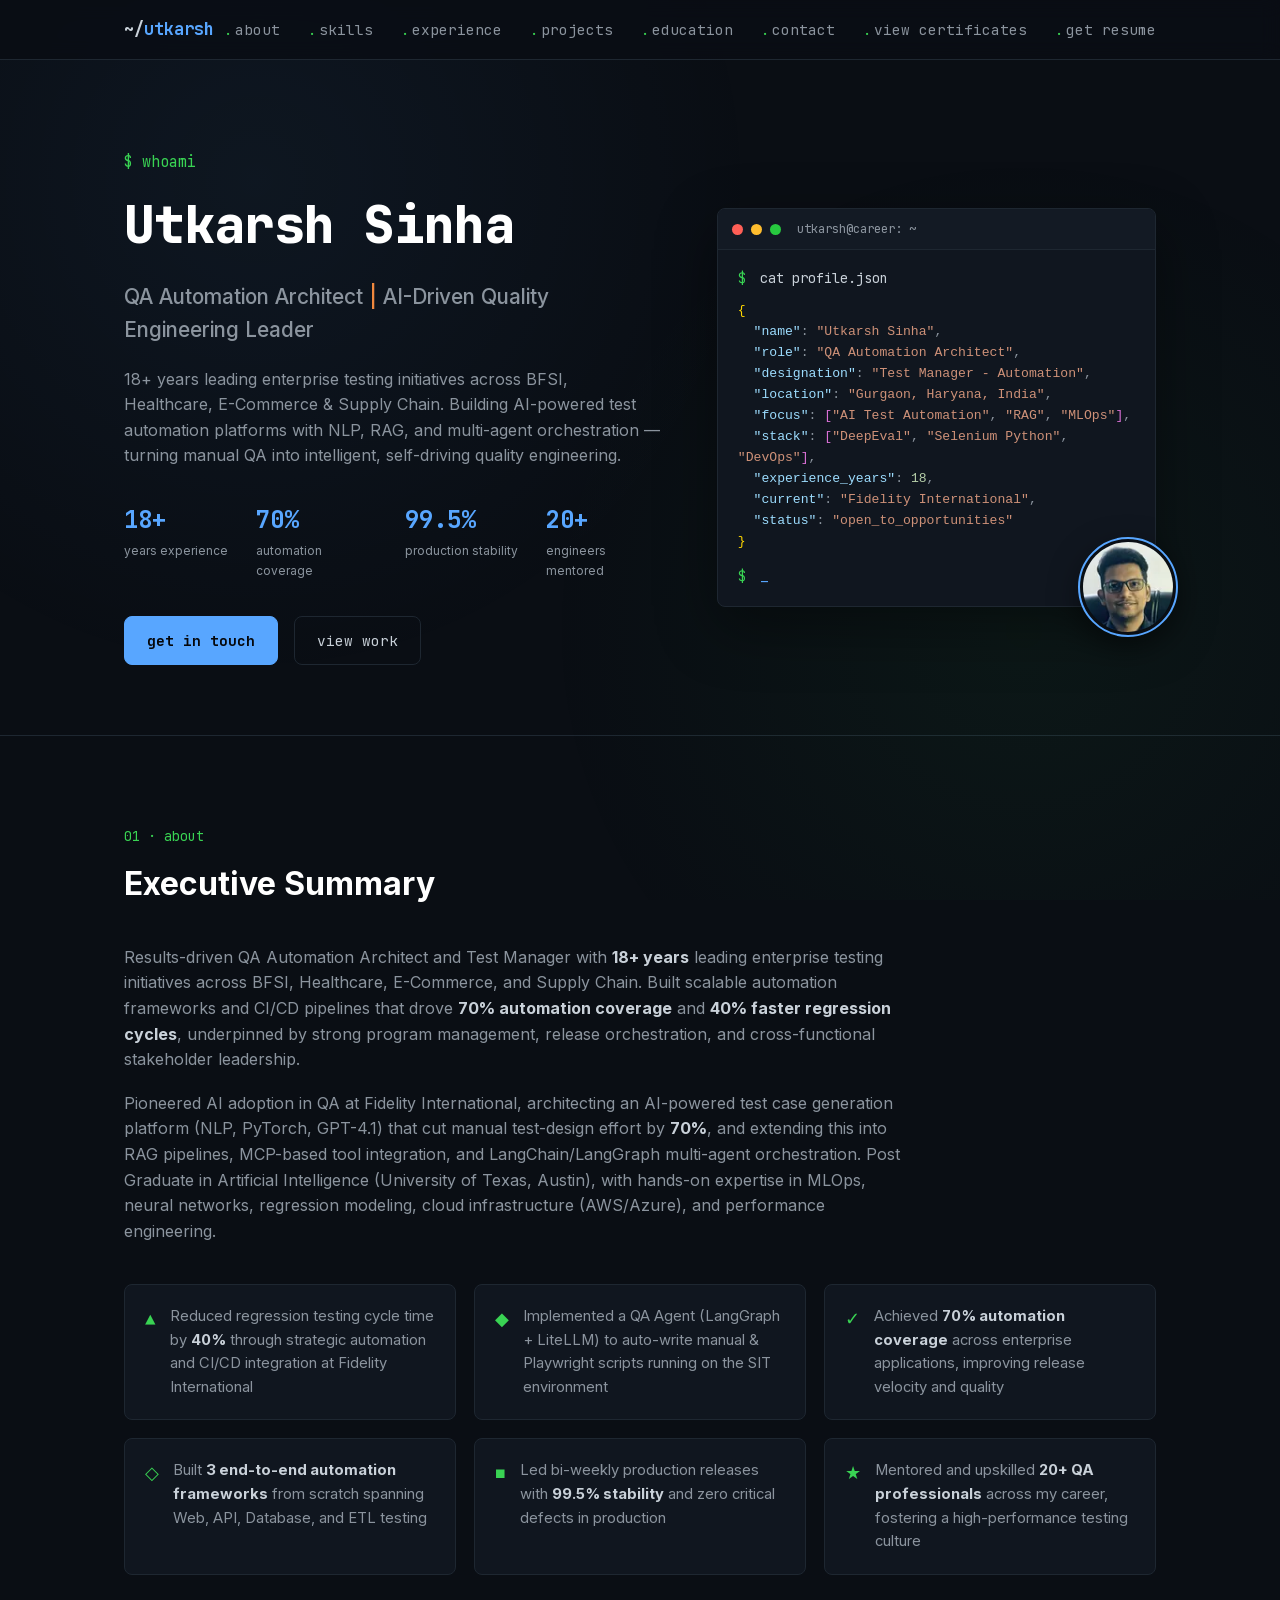
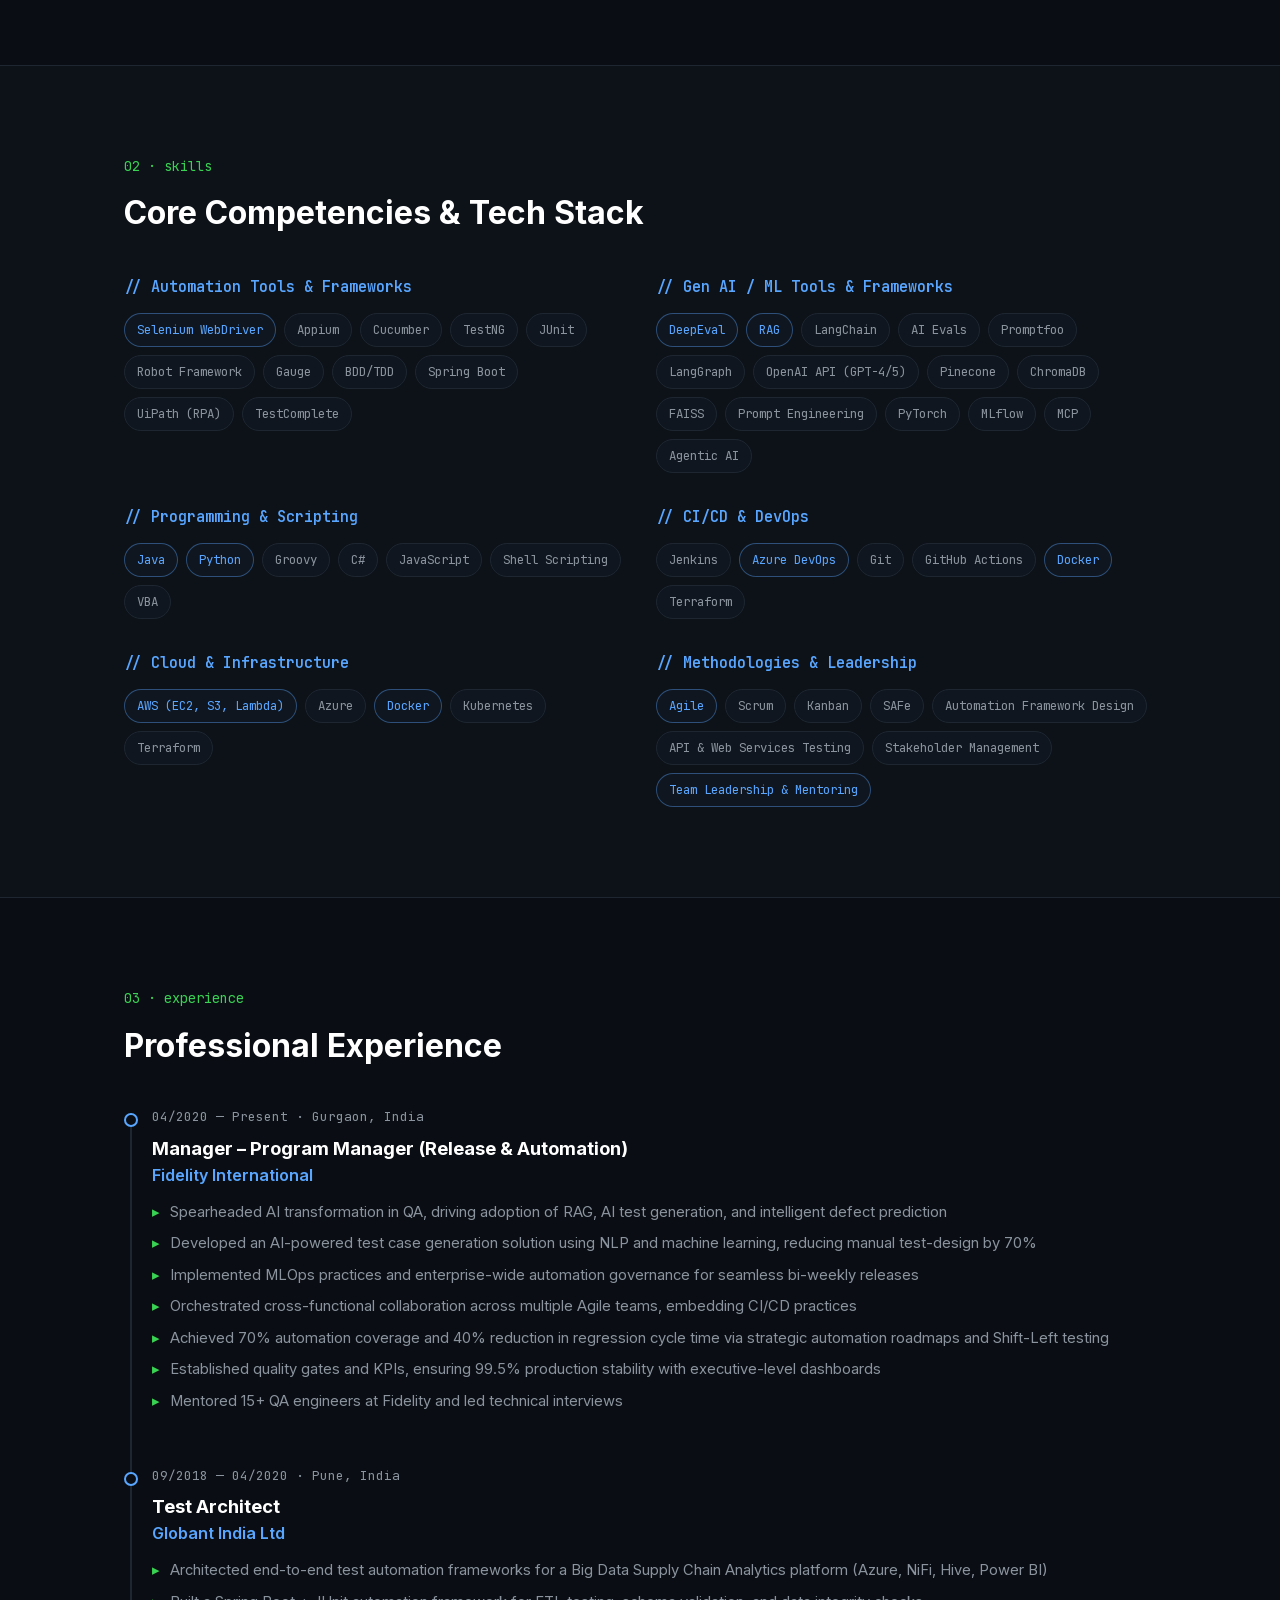
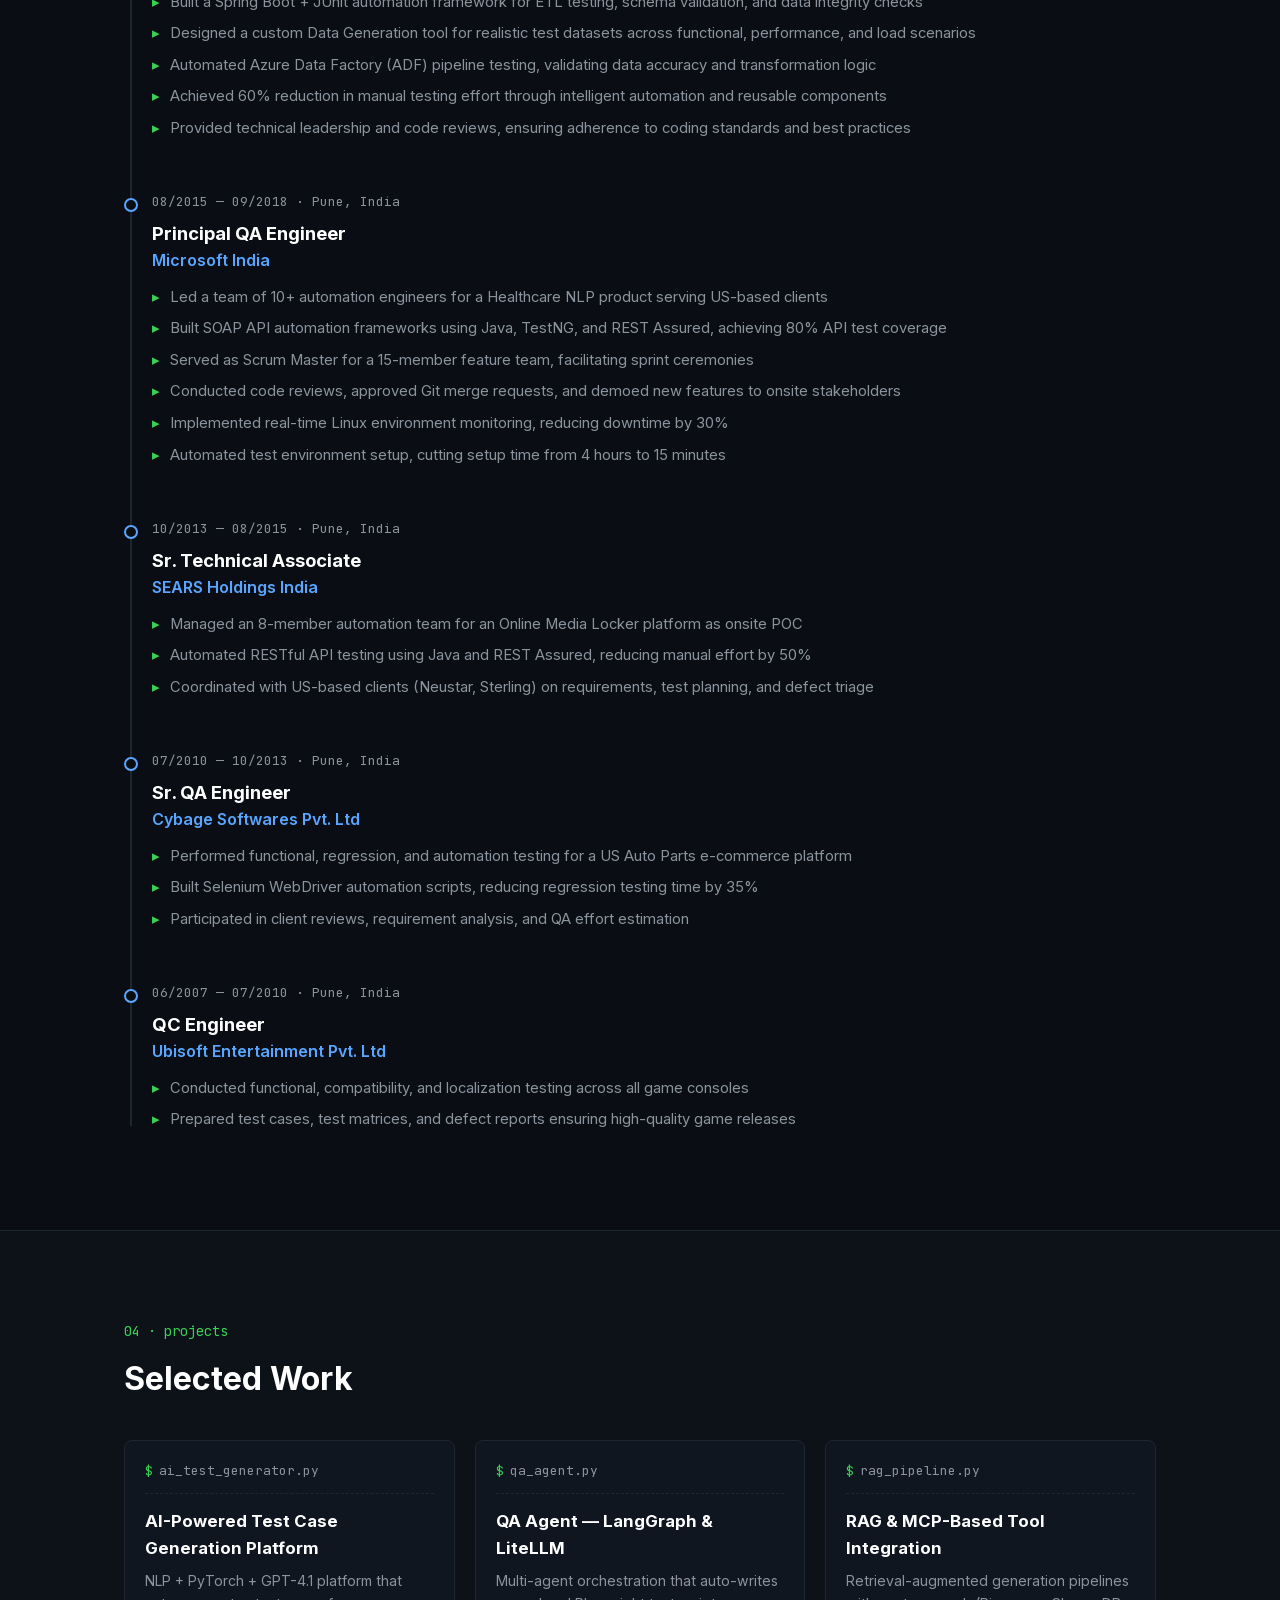
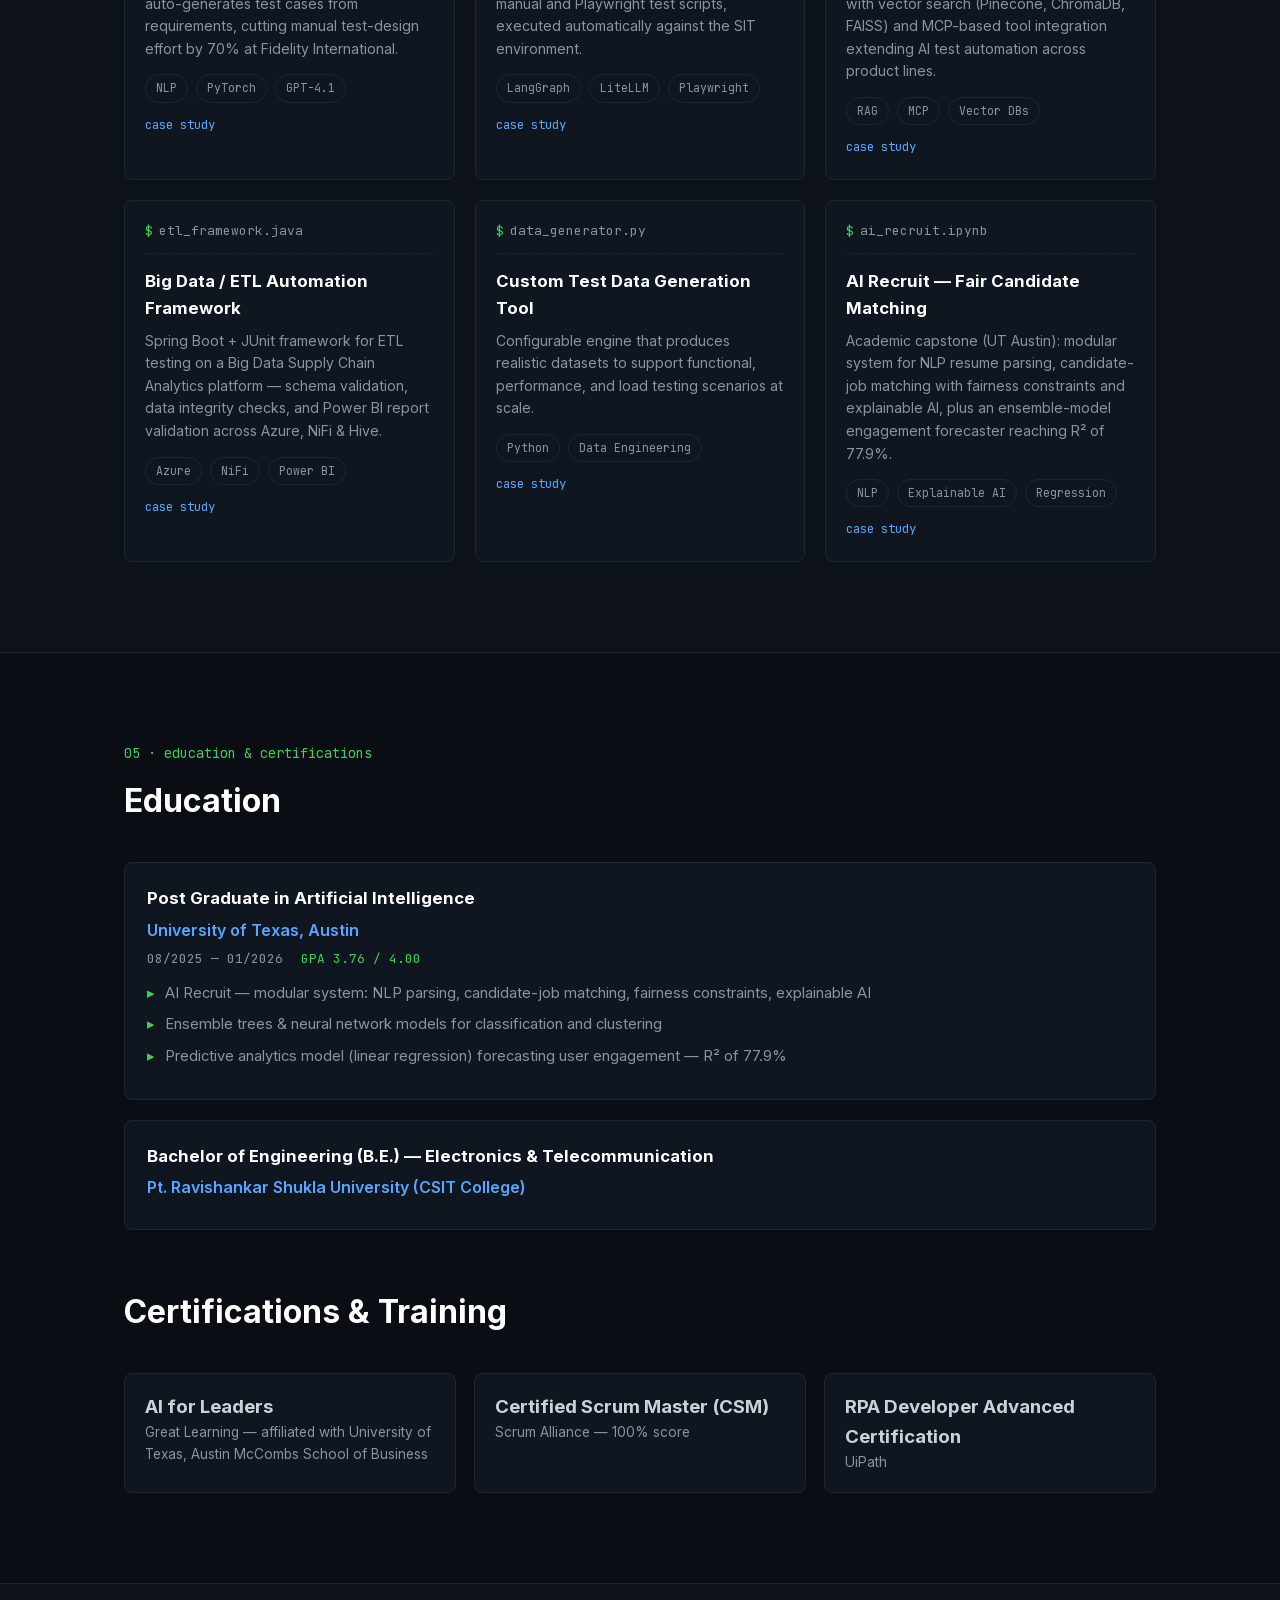
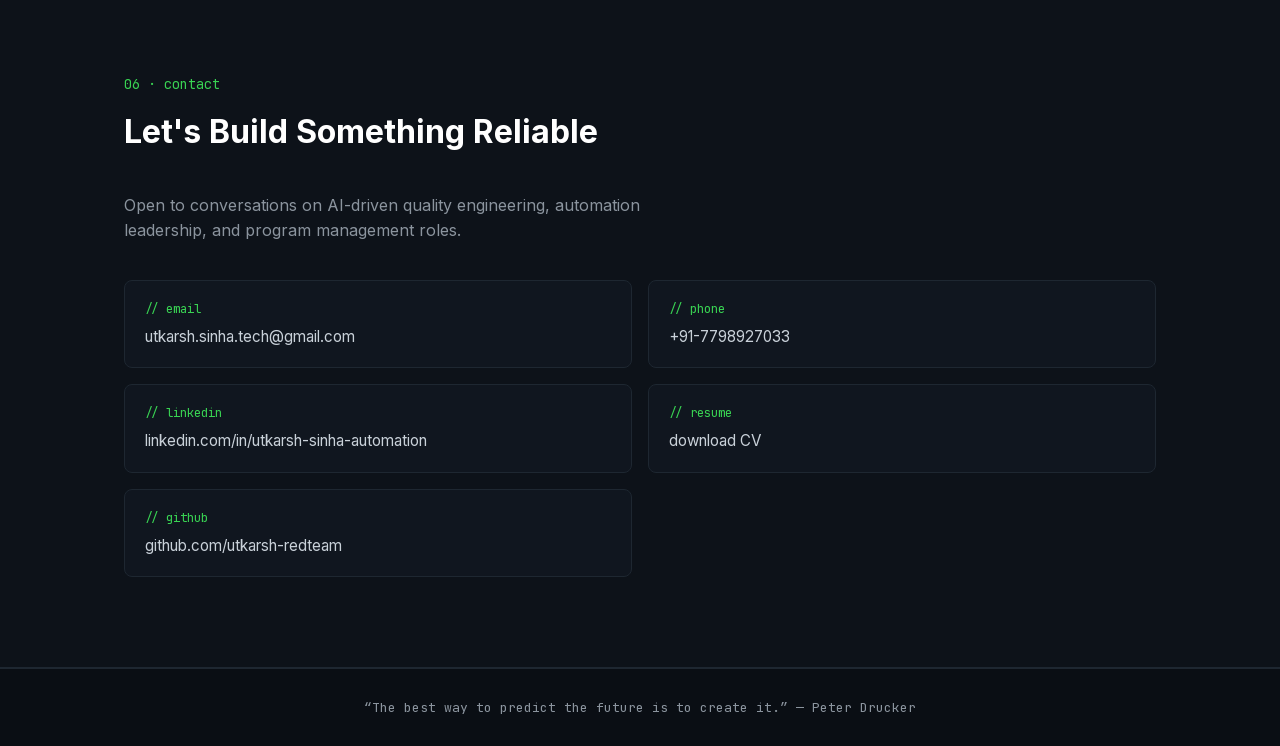
<file: index.html>
<!DOCTYPE html>
<html lang="en">
<head>
<meta charset="UTF-8">
<meta name="viewport" content="width=device-width, initial-scale=1.0">
<title>Utkarsh Sinha — QA Automation Architect | AI Test Automation</title>
<meta name="description" content="Utkarsh Sinha — QA Automation Architect with 18+ years' experience. 70% automation coverage, 40% faster regression cycles, AI-powered test generation.">
<link rel="canonical" href="https://utkarsh-sinha.com/">
<meta name="author" content="Utkarsh Sinha">
<meta name="robots" content="index, follow">

<!-- Open Graph -->
<meta property="og:type" content="website">
<meta property="og:title" content="Utkarsh Sinha — QA Automation Architect | AI Test Automation">
<meta property="og:description" content="QA Automation Architect with 18+ years' experience. 70% automation coverage, 40% faster regression cycles, AI-powered test generation.">
<meta property="og:url" content="https://utkarsh-sinha.com/">
<meta property="og:image" content="https://utkarsh-sinha.com/assets/og-image.png">
<meta property="og:image:width" content="1200">
<meta property="og:image:height" content="627">
<meta property="og:image:alt" content="Utkarsh Sinha — QA Automation Architect">
<meta property="og:locale" content="en_US">
<meta property="og:site_name" content="Utkarsh Sinha">

<!-- Twitter Card -->
<meta name="twitter:card" content="summary_large_image">
<meta name="twitter:title" content="Utkarsh Sinha — QA Automation Architect | AI Test Automation">
<meta name="twitter:description" content="QA Automation Architect with 18+ years' experience. 70% automation coverage, 40% faster regression. AI-powered test generation.">
<meta name="twitter:image" content="https://utkarsh-sinha.com/assets/og-image.png">
<meta name="twitter:image:alt" content="Utkarsh Sinha — QA Automation Architect">
<meta name="theme-color" content="#0a0e14">
<link rel="icon" href="/favicon.ico" sizes="48x48">
<link rel="icon" href="/favicon.svg" type="image/svg+xml">
<link rel="apple-touch-icon" href="/apple-touch-icon.png">
<link rel="manifest" href="/site.webmanifest">
<link rel="preload" href="/fonts/inter-latin.woff2" as="font" type="font/woff2" crossorigin>
<link rel="preload" href="/fonts/jetbrains-mono-latin.woff2" as="font" type="font/woff2" crossorigin>
<link rel="stylesheet" href="/style.css">

<!-- JSON-LD Structured Data -->
<script type="application/ld+json">
{
  "@context": "https://schema.org",
  "@graph": [
    {
      "@type": "WebSite",
      "url": "https://utkarsh-sinha.com/",
      "name": "Utkarsh Sinha — QA Automation Architect",
      "publisher": { "@id": "https://utkarsh-sinha.com/#person" }
    },
    {
      "@type": "ProfilePage",
      "mainEntity": { "@id": "https://utkarsh-sinha.com/#person" },
      "url": "https://utkarsh-sinha.com/"
    },
    {
      "@type": "Person",
      "@id": "https://utkarsh-sinha.com/#person",
      "name": "Utkarsh Sinha",
      "url": "https://utkarsh-sinha.com/",
      "image": "https://utkarsh-sinha.com/assets/profile.jpg",
      "jobTitle": "QA Automation Architect",
      "description": "QA Automation Architect and AI-Driven Quality Engineering Leader with 18+ years building automation frameworks, CI/CD pipelines and AI-powered testing platforms.",
      "knowsAbout": ["QA Automation", "AI Test Automation", "RAG", "LangGraph", "MLOps", "Selenium", "Playwright", "CI/CD"],
      "email": "mailto:utkarsh.sinha.tech@gmail.com",
      "alumniOf": {
        "@type": "CollegeOrUniversity",
        "name": "University of Texas, Austin"
      },
      "homeLocation": {
        "@type": "Place",
        "name": "Gurgaon, Haryana, India"
      },
      "sameAs": [
        "https://linkedin.com/in/utkarsh-sinha-automation",
        "https://github.com/utkarsh-redteam"
      ]
    }
  ]
}
</script>
</head>
<body>

<div class="noise-overlay" aria-hidden="true"></div>

<a href="#main-content" class="skip-link">Skip to main content</a>

<!-- NAV -->
<header class="nav" id="nav">
  <div class="nav-inner">
    <a href="/#home" class="logo">~/<span class="accent">utkarsh</span></a>
    <nav class="nav-links" id="navLinks">
      <a href="/#about" class="nav-link">about</a>
      <a href="/#skills" class="nav-link">skills</a>
      <a href="/#experience" class="nav-link">experience</a>
      <a href="/#projects" class="nav-link">projects</a>
      <a href="/#education" class="nav-link">education</a>
      <a href="/#contact" class="nav-link">contact</a>
      <a href="/certificates.html" class="nav-link">view certificates</a>
      <a href="/assets/UTKARSH_SINHA_18_Years_AI_Expert_Technical_QA_Manager.pdf" class="nav-link" download>get resume</a>

    </nav>
    <button class="nav-toggle" id="navToggle" aria-label="Toggle menu" aria-expanded="false" aria-controls="navLinks">
      <span></span><span></span><span></span>
    </button>
  </div>
</header>

<!-- HERO -->
<main id="main-content">
<section class="hero" id="home">
  <div class="section-inner hero-grid">
    <div class="hero-text">
      <p class="mono-tag">$ whoami</p>
      <h1 class="hero-name"><span class="typed">Utkarsh Sinha</span></h1>
      <h2 class="hero-title">QA Automation Architect <span class="pipe">|</span> AI-Driven Quality Engineering Leader</h2>
      <p class="hero-desc">
        18+ years leading enterprise testing initiatives across BFSI, Healthcare, E-Commerce &amp; Supply Chain.
        Building AI-powered test automation platforms with NLP, RAG, and multi-agent orchestration —
        turning manual QA into intelligent, self-driving quality engineering.
      </p>
      <div class="hero-stats">
        <div class="stat"><span class="stat-num">18+</span><span class="stat-label">years experience</span></div>
        <div class="stat"><span class="stat-num">70%</span><span class="stat-label">automation coverage</span></div>
        <div class="stat"><span class="stat-num">99.5%</span><span class="stat-label">production stability</span></div>
        <div class="stat"><span class="stat-num">20+</span><span class="stat-label">engineers mentored</span></div>
      </div>
      <div class="hero-cta">
        <a href="/#contact" class="btn btn-primary">get in touch</a>
        <a href="/#projects" class="btn btn-outline">view work</a>
      </div>
    </div>

    <div class="hero-terminal">
      <div class="terminal-window">
        <div class="terminal-bar">
          <span class="dot red" aria-hidden="true"></span><span class="dot yellow" aria-hidden="true"></span><span class="dot green" aria-hidden="true"></span>
          <span class="terminal-title">utkarsh@career: ~</span>
        </div>
        <div class="terminal-body">
          <p><span class="prompt" aria-hidden="true">$</span> cat profile.json</p>
          <pre class="terminal-output"><span class="json-brace">{</span>
  <span class="json-key">"name"</span>: <span class="json-str">"Utkarsh Sinha"</span>,
  <span class="json-key">"role"</span>: <span class="json-str">"QA Automation Architect"</span>,
  <span class="json-key">"designation"</span>: <span class="json-str">"Test Manager - Automation"</span>,
  <span class="json-key">"location"</span>: <span class="json-str">"Gurgaon, Haryana, India"</span>,
  <span class="json-key">"focus"</span>: <span class="json-bracket">[</span><span class="json-str">"AI Test Automation"</span>, <span class="json-str">"RAG"</span>, <span class="json-str">"MLOps"</span><span class="json-bracket">]</span>,
  <span class="json-key">"stack"</span>: <span class="json-bracket">[</span><span class="json-str">"DeepEval"</span>, <span class="json-str">"Selenium Python"</span>, <span class="json-str">"DevOps"</span><span class="json-bracket">]</span>,
  <span class="json-key">"experience_years"</span>: <span class="json-num">18</span>,
  <span class="json-key">"current"</span>: <span class="json-str">"Fidelity International"</span>,
  <span class="json-key">"status"</span>: <span class="json-str">"open_to_opportunities"</span>
<span class="json-brace">}</span></pre>
          <p class="blink-line"><span class="prompt" aria-hidden="true">$</span> <span class="cursor" aria-hidden="true">_</span></p>
        </div>
      </div>
      <picture class="profile-frame">
        <source type="image/webp" srcset="/assets/profile-96.webp 96w, /assets/profile-192.webp 192w, /assets/profile-288.webp 288w" sizes="96px">
        <img src="/assets/profile-192.jpg" alt="Utkarsh Sinha" class="profile-photo" width="96" height="96" fetchpriority="high" decoding="async">
      </picture>
    </div>
  </div>
</section>

<!-- ABOUT -->
<section class="section" id="about">
  <div class="section-inner">
    <p class="section-kicker">01 · about</p>
    <h2 class="section-title">Executive Summary</h2>
    <div class="about-content">
      <p>
        Results-driven QA Automation Architect and Test Manager with <strong>18+ years</strong> leading enterprise
        testing initiatives across BFSI, Healthcare, E-Commerce, and Supply Chain. Built scalable automation
        frameworks and CI/CD pipelines that drove <strong>70% automation coverage</strong> and
        <strong>40% faster regression cycles</strong>, underpinned by strong program management, release
        orchestration, and cross-functional stakeholder leadership.
      </p>
      <p>
        Pioneered AI adoption in QA at Fidelity International, architecting an AI-powered test case generation
        platform (NLP, PyTorch, GPT-4.1) that cut manual test-design effort by <strong>70%</strong>, and extending
        this into RAG pipelines, MCP-based tool integration, and LangChain/LangGraph multi-agent orchestration.
        Post Graduate in Artificial Intelligence (University of Texas, Austin), with hands-on expertise in MLOps,
        neural networks, regression modeling, cloud infrastructure (AWS/Azure), and performance engineering.
      </p>
    </div>

    <div class="achievements-grid">
      <div class="achievement-card">
        <span class="ach-icon" aria-hidden="true">▲</span>
        <p>Reduced regression testing cycle time by <strong>40%</strong> through strategic automation and CI/CD integration at Fidelity International</p>
      </div>
      <div class="achievement-card">
        <span class="ach-icon" aria-hidden="true">◆</span>
        <p>Implemented a QA Agent (LangGraph + LiteLLM) to auto-write manual &amp; Playwright scripts running on the SIT environment</p>
      </div>
      <div class="achievement-card">
        <span class="ach-icon" aria-hidden="true">✓</span>
        <p>Achieved <strong>70% automation coverage</strong> across enterprise applications, improving release velocity and quality</p>
      </div>
      <div class="achievement-card">
        <span class="ach-icon" aria-hidden="true">◇</span>
        <p>Built <strong>3 end-to-end automation frameworks</strong> from scratch spanning Web, API, Database, and ETL testing</p>
      </div>
      <div class="achievement-card">
        <span class="ach-icon" aria-hidden="true">■</span>
        <p>Led bi-weekly production releases with <strong>99.5% stability</strong> and zero critical defects in production</p>
      </div>
      <div class="achievement-card">
        <span class="ach-icon" aria-hidden="true">★</span>
        <p>Mentored and upskilled <strong>20+ QA professionals</strong> across my career, fostering a high-performance testing culture</p>
      </div>
    </div>
  </div>
</section>

<!-- SKILLS -->
<section class="section section-alt" id="skills">
  <div class="section-inner">
    <p class="section-kicker">02 · skills</p>
    <h2 class="section-title">Core Competencies &amp; Tech Stack</h2>

    <div class="skills-grid">
      <div class="skill-group">
        <h3 class="skill-cat">// Automation Tools &amp; Frameworks</h3>
        <div class="tags">
          <span class="tag tag-accent">Selenium WebDriver</span><span class="tag">Appium</span><span class="tag">Cucumber</span>
          <span class="tag">TestNG</span><span class="tag">JUnit</span><span class="tag">Robot Framework</span>
          <span class="tag">Gauge</span><span class="tag">BDD/TDD</span><span class="tag">Spring Boot</span>

          <span class="tag">UiPath (RPA)</span><span class="tag">TestComplete</span>
        </div>
      </div>

      <div class="skill-group">
        <h3 class="skill-cat">// Gen AI / ML Tools &amp; Frameworks</h3>
        <div class="tags">
          <span class="tag tag-accent">DeepEval</span><span class="tag tag-accent">RAG</span>
          <span class="tag">LangChain</span><span class="tag">AI Evals</span>
          <span class="tag">Promptfoo</span><span class="tag">LangGraph</span>
          <span class="tag">OpenAI API (GPT-4/5)</span><span class="tag">Pinecone</span>
          <span class="tag">ChromaDB</span><span class="tag">FAISS</span>
          <span class="tag">Prompt Engineering</span>
          <span class="tag">PyTorch</span><span class="tag">MLflow</span>
          <span class="tag">MCP</span><span class="tag">Agentic AI</span>
        </div>
      </div>

      <div class="skill-group">
        <h3 class="skill-cat">// Programming &amp; Scripting</h3>
        <div class="tags">
          <span class="tag tag-accent">Java</span><span class="tag tag-accent">Python</span><span class="tag">Groovy</span>
          <span class="tag">C#</span><span class="tag">JavaScript</span><span class="tag">Shell Scripting</span>
          <span class="tag">VBA</span>
        </div>
      </div>

      <div class="skill-group">
        <h3 class="skill-cat">// CI/CD &amp; DevOps</h3>
        <div class="tags">
          <span class="tag">Jenkins</span><span class="tag tag-accent">Azure DevOps</span><span class="tag">Git</span>
          <span class="tag">GitHub Actions</span><span class="tag tag-accent">Docker</span><span class="tag">Terraform</span>
        </div>
      </div>

      <div class="skill-group">
        <h3 class="skill-cat">// Cloud &amp; Infrastructure</h3>
        <div class="tags">
          <span class="tag tag-accent">AWS (EC2, S3, Lambda)</span><span class="tag">Azure</span>
          <span class="tag tag-accent">Docker</span><span class="tag">Kubernetes</span><span class="tag">Terraform</span>
        </div>
      </div>

      <div class="skill-group">
        <h3 class="skill-cat">// Methodologies &amp; Leadership</h3>
        <div class="tags">
          <span class="tag tag-accent">Agile</span><span class="tag">Scrum</span><span class="tag">Kanban</span><span class="tag">SAFe</span>
          <span class="tag">Automation Framework Design</span><span class="tag">API &amp; Web Services Testing</span>
          <span class="tag">Stakeholder Management</span>
          <span class="tag tag-accent">Team Leadership &amp; Mentoring</span>
        </div>
      </div>
    </div>
  </div>
</section>

<!-- EXPERIENCE -->
<section class="section" id="experience">
  <div class="section-inner">
    <p class="section-kicker">03 · experience</p>
    <h2 class="section-title">Professional Experience</h2>

    <div class="timeline">

      <div class="timeline-item">
        <div class="timeline-dot" aria-hidden="true"></div>
        <div class="timeline-content">
          <p class="tl-date">04/2020 — Present · Gurgaon, India</p>
          <h3 class="tl-role">Manager – Program Manager (Release &amp; Automation)</h3>
          <p class="tl-company">Fidelity International</p>
          <ul class="tl-list">
            <li>Spearheaded AI transformation in QA, driving adoption of RAG, AI test generation, and intelligent defect prediction</li>
            <li>Developed an AI-powered test case generation solution using NLP and machine learning, reducing manual test-design by 70%</li>
            <li>Implemented MLOps practices and enterprise-wide automation governance for seamless bi-weekly releases</li>
            <li>Orchestrated cross-functional collaboration across multiple Agile teams, embedding CI/CD practices</li>
            <li>Achieved 70% automation coverage and 40% reduction in regression cycle time via strategic automation roadmaps and Shift-Left testing</li>
            <li>Established quality gates and KPIs, ensuring 99.5% production stability with executive-level dashboards</li>
            <li>Mentored 15+ QA engineers at Fidelity and led technical interviews</li>
          </ul>
        </div>
      </div>

      <div class="timeline-item">
        <div class="timeline-dot" aria-hidden="true"></div>
        <div class="timeline-content">
          <p class="tl-date">09/2018 — 04/2020 · Pune, India</p>
          <h3 class="tl-role">Test Architect</h3>
          <p class="tl-company">Globant India Ltd</p>
          <ul class="tl-list">
            <li>Architected end-to-end test automation frameworks for a Big Data Supply Chain Analytics platform (Azure, NiFi, Hive, Power BI)</li>
            <li>Built a Spring Boot + JUnit automation framework for ETL testing, schema validation, and data integrity checks</li>
            <li>Designed a custom Data Generation tool for realistic test datasets across functional, performance, and load scenarios</li>
            <li>Automated Azure Data Factory (ADF) pipeline testing, validating data accuracy and transformation logic</li>
            <li>Achieved 60% reduction in manual testing effort through intelligent automation and reusable components</li>
            <li>Provided technical leadership and code reviews, ensuring adherence to coding standards and best practices</li>
          </ul>
        </div>
      </div>

      <div class="timeline-item">
        <div class="timeline-dot" aria-hidden="true"></div>
        <div class="timeline-content">
          <p class="tl-date">08/2015 — 09/2018 · Pune, India</p>
          <h3 class="tl-role">Principal QA Engineer</h3>
          <p class="tl-company">Microsoft India</p>
          <ul class="tl-list">
            <li>Led a team of 10+ automation engineers for a Healthcare NLP product serving US-based clients</li>
            <li>Built SOAP API automation frameworks using Java, TestNG, and REST Assured, achieving 80% API test coverage</li>
            <li>Served as Scrum Master for a 15-member feature team, facilitating sprint ceremonies</li>
            <li>Conducted code reviews, approved Git merge requests, and demoed new features to onsite stakeholders</li>
            <li>Implemented real-time Linux environment monitoring, reducing downtime by 30%</li>
            <li>Automated test environment setup, cutting setup time from 4 hours to 15 minutes</li>
          </ul>
        </div>
      </div>

      <div class="timeline-item">
        <div class="timeline-dot" aria-hidden="true"></div>
        <div class="timeline-content">
          <p class="tl-date">10/2013 — 08/2015 · Pune, India</p>
          <h3 class="tl-role">Sr. Technical Associate</h3>
          <p class="tl-company">SEARS Holdings India</p>
          <ul class="tl-list">
            <li>Managed an 8-member automation team for an Online Media Locker platform as onsite POC</li>
            <li>Automated RESTful API testing using Java and REST Assured, reducing manual effort by 50%</li>
            <li>Coordinated with US-based clients (Neustar, Sterling) on requirements, test planning, and defect triage</li>
          </ul>
        </div>
      </div>

      <div class="timeline-item">
        <div class="timeline-dot" aria-hidden="true"></div>
        <div class="timeline-content">
          <p class="tl-date">07/2010 — 10/2013 · Pune, India</p>
          <h3 class="tl-role">Sr. QA Engineer</h3>
          <p class="tl-company">Cybage Softwares Pvt. Ltd</p>
          <ul class="tl-list">
            <li>Performed functional, regression, and automation testing for a US Auto Parts e-commerce platform</li>
            <li>Built Selenium WebDriver automation scripts, reducing regression testing time by 35%</li>
            <li>Participated in client reviews, requirement analysis, and QA effort estimation</li>
          </ul>
        </div>
      </div>

      <div class="timeline-item">
        <div class="timeline-dot" aria-hidden="true"></div>
        <div class="timeline-content">
          <p class="tl-date">06/2007 — 07/2010 · Pune, India</p>
          <h3 class="tl-role">QC Engineer</h3>
          <p class="tl-company">Ubisoft Entertainment Pvt. Ltd</p>
          <ul class="tl-list">
            <li>Conducted functional, compatibility, and localization testing across all game consoles</li>
            <li>Prepared test cases, test matrices, and defect reports ensuring high-quality game releases</li>
          </ul>
        </div>
      </div>

    </div>
  </div>
</section>


<!-- PROJECTS -->
<section class="section section-alt" id="projects">
  <div class="section-inner">
    <p class="section-kicker">04 · projects</p>
    <h2 class="section-title">Selected Work</h2>

    <div class="projects-grid">
      <div class="project-card">
        <div class="project-card-head">
          <span class="prompt" aria-hidden="true">$</span><span class="project-file">ai_test_generator.py</span>
        </div>
        <h3><a href="/work/ai-test-case-generation.html">AI-Powered Test Case Generation Platform</a></h3>
        <p>NLP + PyTorch + GPT-4.1 platform that auto-generates test cases from requirements, cutting manual test-design effort by 70% at Fidelity International.</p>
        <div class="tags"><span class="tag tag-sm">NLP</span><span class="tag tag-sm">PyTorch</span><span class="tag tag-sm">GPT-4.1</span></div>
        <a class="project-more" href="/work/ai-test-case-generation.html">case study</a>
      </div>

      <div class="project-card">
        <div class="project-card-head">
          <span class="prompt" aria-hidden="true">$</span><span class="project-file">qa_agent.py</span>
        </div>
        <h3><a href="/work/qa-agent-langgraph.html">QA Agent — LangGraph &amp; LiteLLM</a></h3>
        <p>Multi-agent orchestration that auto-writes manual and Playwright test scripts, executed automatically against the SIT environment.</p>
        <div class="tags"><span class="tag tag-sm">LangGraph</span><span class="tag tag-sm">LiteLLM</span><span class="tag tag-sm">Playwright</span></div>
        <a class="project-more" href="/work/qa-agent-langgraph.html">case study</a>
      </div>

      <div class="project-card">
        <div class="project-card-head">
          <span class="prompt" aria-hidden="true">$</span><span class="project-file">rag_pipeline.py</span>
        </div>
        <h3><a href="/work/rag-mcp-tool-integration.html">RAG &amp; MCP-Based Tool Integration</a></h3>
        <p>Retrieval-augmented generation pipelines with vector search (Pinecone, ChromaDB, FAISS) and MCP-based tool integration extending AI test automation across product lines.</p>
        <div class="tags"><span class="tag tag-sm">RAG</span><span class="tag tag-sm">MCP</span><span class="tag tag-sm">Vector DBs</span></div>
        <a class="project-more" href="/work/rag-mcp-tool-integration.html">case study</a>
      </div>

      <div class="project-card">
        <div class="project-card-head">
          <span class="prompt" aria-hidden="true">$</span><span class="project-file">etl_framework.java</span>
        </div>
        <h3><a href="/work/etl-automation-framework.html">Big Data / ETL Automation Framework</a></h3>
        <p>Spring Boot + JUnit framework for ETL testing on a Big Data Supply Chain Analytics platform — schema validation, data integrity checks, and Power BI report validation across Azure, NiFi &amp; Hive.</p>
        <div class="tags"><span class="tag tag-sm">Azure</span><span class="tag tag-sm">NiFi</span><span class="tag tag-sm">Power BI</span></div>
        <a class="project-more" href="/work/etl-automation-framework.html">case study</a>
      </div>

      <div class="project-card">
        <div class="project-card-head">
          <span class="prompt" aria-hidden="true">$</span><span class="project-file">data_generator.py</span>
        </div>
        <h3><a href="/work/test-data-generation.html">Custom Test Data Generation Tool</a></h3>
        <p>Configurable engine that produces realistic datasets to support functional, performance, and load testing scenarios at scale.</p>
        <div class="tags"><span class="tag tag-sm">Python</span><span class="tag tag-sm">Data Engineering</span></div>
        <a class="project-more" href="/work/test-data-generation.html">case study</a>
      </div>

      <div class="project-card">
        <div class="project-card-head">
          <span class="prompt" aria-hidden="true">$</span><span class="project-file">ai_recruit.ipynb</span>
        </div>
        <h3><a href="/work/ai-recruit.html">AI Recruit — Fair Candidate Matching</a></h3>
        <p>Academic capstone (UT Austin): modular system for NLP resume parsing, candidate-job matching with fairness constraints and explainable AI, plus an ensemble-model engagement forecaster reaching R² of 77.9%.</p>
        <div class="tags"><span class="tag tag-sm">NLP</span><span class="tag tag-sm">Explainable AI</span><span class="tag tag-sm">Regression</span></div>
        <a class="project-more" href="/work/ai-recruit.html">case study</a>
      </div>
    </div>
  </div>
</section>

<!-- EDUCATION & CERTIFICATIONS -->
<section class="section" id="education">
  <div class="section-inner">
    <p class="section-kicker">05 · education &amp; certifications</p>
    <h2 class="section-title">Education</h2>

    <div class="edu-grid">
      <div class="edu-card">
        <h3>Post Graduate in Artificial Intelligence</h3>
        <p class="edu-school">University of Texas, Austin</p>
        <p class="edu-date">08/2025 — 01/2026 <span class="gpa">GPA 3.76 / 4.00</span></p>
        <ul class="tl-list">
          <li>AI Recruit — modular system: NLP parsing, candidate-job matching, fairness constraints, explainable AI</li>
          <li>Ensemble trees &amp; neural network models for classification and clustering</li>
          <li>Predictive analytics model (linear regression) forecasting user engagement — R² of 77.9%</li>
        </ul>
      </div>

      <div class="edu-card">
        <h3>Bachelor of Engineering (B.E.) — Electronics &amp; Telecommunication</h3>
        <p class="edu-school">Pt. Ravishankar Shukla University (CSIT College)</p>
      </div>
    </div>

    <h2 class="section-title certs-title">Certifications &amp; Training</h2>
    <div class="certs-grid">
      <div class="cert-card">
        <h3>AI for Leaders</h3>
        <p>Great Learning — affiliated with University of Texas, Austin McCombs School of Business</p>
      </div>
      <div class="cert-card">
        <h3>Certified Scrum Master (CSM)</h3>
        <p>Scrum Alliance — 100% score</p>
      </div>
      <div class="cert-card">
        <h3>RPA Developer Advanced Certification</h3>
        <p>UiPath</p>
      </div>
    </div>
  </div>
</section>

<!-- CONTACT -->
<section class="section section-alt" id="contact">
  <div class="section-inner">
    <p class="section-kicker">06 · contact</p>
    <h2 class="section-title">Let's Build Something Reliable</h2>
    <p class="contact-desc">
      Open to conversations on AI-driven quality engineering, automation leadership, and program management roles.
    </p>

    <div class="contact-grid">
      <a class="contact-card" href="mailto:utkarsh.sinha.tech@gmail.com">
        <span class="contact-label">// email</span>
        <span class="contact-value">utkarsh.sinha.tech@gmail.com</span>
      </a>
      <a class="contact-card" href="tel:+917798927033">
        <span class="contact-label">// phone</span>
        <span class="contact-value">+91-7798927033</span>
      </a>
      <a class="contact-card" href="https://linkedin.com/in/utkarsh-sinha-automation" target="_blank" rel="noopener">
        <span class="contact-label">// linkedin</span>
        <span class="contact-value">linkedin.com/in/utkarsh-sinha-automation</span>
      </a>
      <a class="contact-card" href="/assets/UTKARSH_SINHA_18_Years_AI_Expert_Technical_QA_Manager.pdf" download>
        <span class="contact-label">// resume</span>
        <span class="contact-value">download CV</span>
      </a>
      <a class="contact-card" href="https://github.com/utkarsh-redteam" target="_blank" rel="noopener">
        <span class="contact-label">// github</span>
        <span class="contact-value">github.com/utkarsh-redteam</span>
      </a>
    </div>
  </div>
</section>

<footer class="footer">
  <p>“The best way to predict the future is to create it.” — Peter Drucker</p>
</footer>
</main>

<script src="/script.js" defer></script>
</body>
</html>
</file>
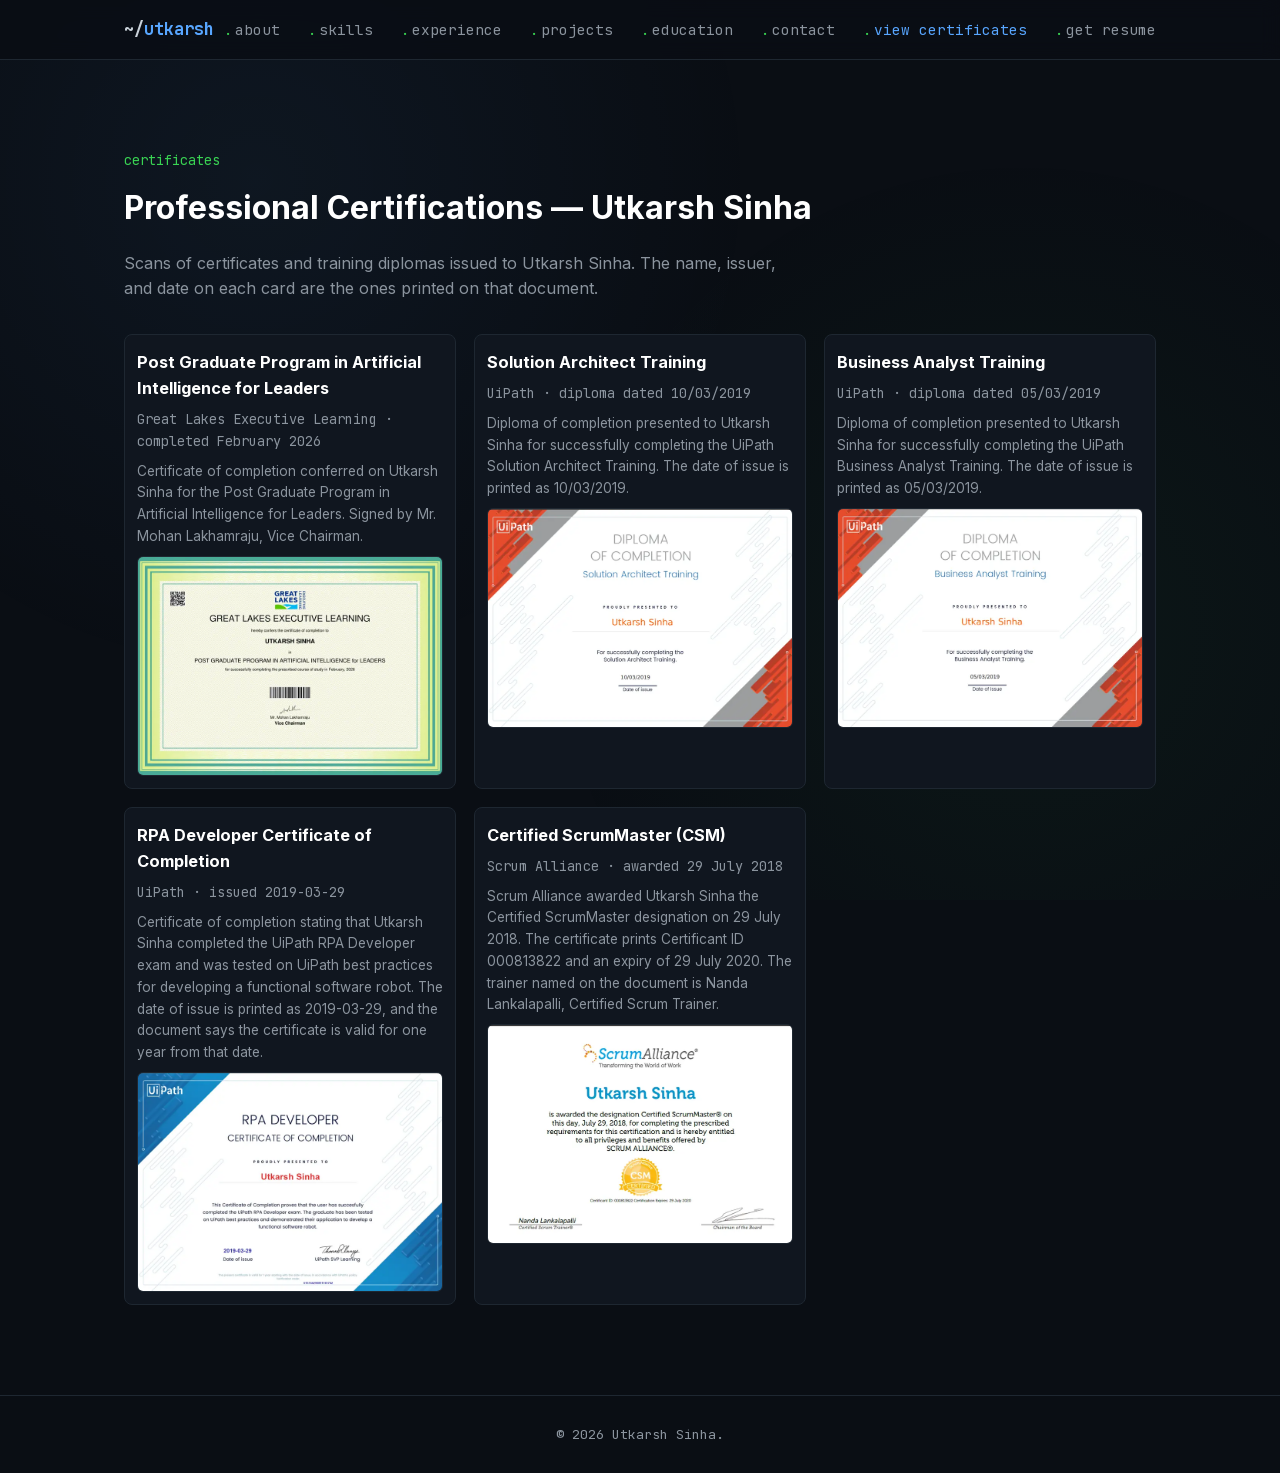
<file: certificates.html>
<!DOCTYPE html>
<html lang="en">
<head>
  <meta charset="UTF-8">
  <meta name="viewport" content="width=device-width, initial-scale=1.0">
  <title>Certificates — Utkarsh Sinha, QA Automation Architect</title>
  <meta name="description" content="Certificate scans for Utkarsh Sinha: Great Lakes AI for Leaders (2026), Scrum Alliance CSM (2018), and UiPath RPA training and developer documents.">
  <link rel="canonical" href="https://utkarsh-sinha.com/certificates.html">
  <meta name="author" content="Utkarsh Sinha">
  <meta name="robots" content="index, follow">
  <meta name="theme-color" content="#0a0e14">

  <meta property="og:type" content="website">
  <meta property="og:title" content="Certificates — Utkarsh Sinha, QA Automation Architect">
  <meta property="og:description" content="Certificate scans for Utkarsh Sinha: Great Lakes AI for Leaders (2026), Scrum Alliance CSM (2018), and UiPath RPA training and developer documents.">
  <meta property="og:url" content="https://utkarsh-sinha.com/certificates.html">
  <meta property="og:image" content="https://utkarsh-sinha.com/assets/og-image.png">
  <meta property="og:image:type" content="image/png">
  <meta property="og:image:width" content="1200">
  <meta property="og:image:height" content="627">
  <meta property="og:image:alt" content="Utkarsh Sinha — QA Automation Architect">
  <meta property="og:locale" content="en_US">
  <meta property="og:site_name" content="Utkarsh Sinha">
  <meta name="twitter:card" content="summary_large_image">
  <meta name="twitter:title" content="Certificates — Utkarsh Sinha, QA Automation Architect">
  <meta name="twitter:description" content="Certificate scans for Utkarsh Sinha: Great Lakes AI for Leaders, Scrum Alliance CSM, and UiPath RPA documents.">
  <meta name="twitter:image" content="https://utkarsh-sinha.com/assets/og-image.png">
  <meta name="twitter:image:alt" content="Utkarsh Sinha — QA Automation Architect">

  <link rel="icon" href="/favicon.ico" sizes="48x48">
  <link rel="icon" href="/favicon.svg" type="image/svg+xml">
  <link rel="apple-touch-icon" href="/apple-touch-icon.png">
  <link rel="manifest" href="/site.webmanifest">
  <link rel="preload" href="/fonts/inter-latin.woff2" as="font" type="font/woff2" crossorigin>
  <link rel="stylesheet" href="/style.css">

  <script type="application/ld+json">
  {
    "@context": "https://schema.org",
    "@graph": [
      {
        "@type": "WebPage",
        "@id": "https://utkarsh-sinha.com/certificates.html",
        "url": "https://utkarsh-sinha.com/certificates.html",
        "name": "Certificates — Utkarsh Sinha, QA Automation Architect",
        "description": "Certificate and diploma scans issued to Utkarsh Sinha.",
        "isPartOf": { "@type": "WebSite", "name": "Utkarsh Sinha", "url": "https://utkarsh-sinha.com/" },
        "about": { "@id": "https://utkarsh-sinha.com/#person" },
        "mainEntity": { "@id": "https://utkarsh-sinha.com/certificates.html#list" }
      },
      {
        "@type": "Person",
        "@id": "https://utkarsh-sinha.com/#person",
        "name": "Utkarsh Sinha",
        "url": "https://utkarsh-sinha.com/",
        "jobTitle": "QA Automation Architect"
      },
      {
        "@type": "ItemList",
        "@id": "https://utkarsh-sinha.com/certificates.html#list",
        "name": "Certificates and training diplomas",
        "itemListElement": [
          {
            "@type": "ListItem",
            "position": 1,
            "item": {
              "@type": "EducationalOccupationalCredential",
              "name": "Post Graduate Program in Artificial Intelligence for Leaders",
              "credentialCategory": "certificate",
              "recognizedBy": { "@type": "Organization", "name": "Great Lakes Executive Learning" },
              "dateCreated": "2026-02"
            }
          },
          {
            "@type": "ListItem",
            "position": 2,
            "item": {
              "@type": "EducationalOccupationalCredential",
              "name": "Solution Architect Training",
              "credentialCategory": "diploma",
              "recognizedBy": { "@type": "Organization", "name": "UiPath" },
              "description": "Diploma of completion. Date of issue printed as 10/03/2019."
            }
          },
          {
            "@type": "ListItem",
            "position": 3,
            "item": {
              "@type": "EducationalOccupationalCredential",
              "name": "Business Analyst Training",
              "credentialCategory": "diploma",
              "recognizedBy": { "@type": "Organization", "name": "UiPath" },
              "description": "Diploma of completion. Date of issue printed as 05/03/2019."
            }
          },
          {
            "@type": "ListItem",
            "position": 4,
            "item": {
              "@type": "EducationalOccupationalCredential",
              "name": "RPA Developer Certificate of Completion",
              "credentialCategory": "certificate",
              "recognizedBy": { "@type": "Organization", "name": "UiPath" },
              "dateCreated": "2019-03-29",
              "description": "States that the holder completed the UiPath RPA Developer exam. The document says it is valid for 1 year from the date of issue."
            }
          },
          {
            "@type": "ListItem",
            "position": 5,
            "item": {
              "@type": "EducationalOccupationalCredential",
              "name": "Certified ScrumMaster (CSM)",
              "credentialCategory": "certificate",
              "recognizedBy": { "@type": "Organization", "name": "Scrum Alliance" },
              "validFrom": "2018-07-29",
              "validUntil": "2020-07-29"
            }
          }
        ]
      }
    ]
  }
  </script>
</head>
<body>
  <div class="noise-overlay" aria-hidden="true"></div>
  <a href="#main-content" class="skip-link">Skip to main content</a>
  <header class="nav" id="nav">
    <div class="nav-inner">
      <a href="/" class="logo">~/<span class="accent">utkarsh</span></a>
      <nav class="nav-links" id="navLinks">
        <a href="/#about" class="nav-link">about</a>
        <a href="/#skills" class="nav-link">skills</a>
        <a href="/#experience" class="nav-link">experience</a>
        <a href="/#projects" class="nav-link">projects</a>
        <a href="/#education" class="nav-link">education</a>
        <a href="/#contact" class="nav-link">contact</a>
        <a href="/certificates.html" class="nav-link active">view certificates</a>
        <a href="/assets/UTKARSH_SINHA_18_Years_AI_Expert_Technical_QA_Manager.pdf" class="nav-link" download>get resume</a>
      </nav>
      <button class="nav-toggle" id="navToggle" aria-label="Toggle menu" aria-expanded="false" aria-controls="navLinks">
        <span></span><span></span><span></span>
      </button>
    </div>
  </header>

  <main id="main-content" class="section">
    <div class="section-inner">
      <p class="section-kicker">certificates</p>
      <h1 class="section-title">Professional Certifications — Utkarsh Sinha</h1>
      <p class="page-intro">Scans of certificates and training diplomas issued to Utkarsh Sinha. The name, issuer, and date on each card are the ones printed on that document.</p>

      <div class="certs-grid">
        <article class="cert-card cert-showcase">
          <h2 class="cert-name">Post Graduate Program in Artificial Intelligence for Leaders</h2>
          <p class="cert-meta">Great Lakes Executive Learning · completed February 2026</p>
          <p class="cert-copy">Certificate of completion conferred on Utkarsh Sinha for the Post Graduate Program in Artificial Intelligence for Leaders. Signed by Mr. Mohan Lakhamraju, Vice Chairman.</p>
          <button type="button" class="cert-open" aria-label="Open a larger view of the Great Lakes certificate">
            <img src="/assets/certificates/pg-ai-for-leaders-thumb.webp" data-full="/assets/certificates/pg-ai-for-leaders.webp" alt="Certificate of completion for the Post Graduate Program in Artificial Intelligence for Leaders, issued to Utkarsh Sinha by Great Lakes Executive Learning in February 2026" class="cert-thumb" width="800" height="566" loading="lazy" decoding="async">
          </button>
        </article>

        <article class="cert-card cert-showcase">
          <h2 class="cert-name">Solution Architect Training</h2>
          <p class="cert-meta">UiPath · diploma dated 10/03/2019</p>
          <p class="cert-copy">Diploma of completion presented to Utkarsh Sinha for successfully completing the UiPath Solution Architect Training. The date of issue is printed as 10/03/2019.</p>
          <button type="button" class="cert-open" aria-label="Open a larger view of the UiPath Solution Architect Training diploma">
            <img src="/assets/certificates/uipath-solution-architect-training-thumb.webp" data-full="/assets/certificates/uipath-solution-architect-training.webp" alt="UiPath diploma of completion for Solution Architect Training, issued to Utkarsh Sinha, dated 10/03/2019" class="cert-thumb" width="800" height="567" loading="lazy" decoding="async">
          </button>
        </article>

        <article class="cert-card cert-showcase">
          <h2 class="cert-name">Business Analyst Training</h2>
          <p class="cert-meta">UiPath · diploma dated 05/03/2019</p>
          <p class="cert-copy">Diploma of completion presented to Utkarsh Sinha for successfully completing the UiPath Business Analyst Training. The date of issue is printed as 05/03/2019.</p>
          <button type="button" class="cert-open" aria-label="Open a larger view of the UiPath Business Analyst Training diploma">
            <img src="/assets/certificates/uipath-business-analyst-training-thumb.webp" data-full="/assets/certificates/uipath-business-analyst-training.webp" alt="UiPath diploma of completion for Business Analyst Training, issued to Utkarsh Sinha, dated 05/03/2019" class="cert-thumb" width="800" height="565" loading="lazy" decoding="async">
          </button>
        </article>

        <article class="cert-card cert-showcase">
          <h2 class="cert-name">RPA Developer Certificate of Completion</h2>
          <p class="cert-meta">UiPath · issued 2019-03-29</p>
          <p class="cert-copy">Certificate of completion stating that Utkarsh Sinha completed the UiPath RPA Developer exam and was tested on UiPath best practices for developing a functional software robot. The date of issue is printed as 2019-03-29, and the document says the certificate is valid for one year from that date.</p>
          <button type="button" class="cert-open" aria-label="Open a larger view of the UiPath RPA Developer certificate">
            <img src="/assets/certificates/uipath-rpa-developer-thumb.webp" data-full="/assets/certificates/uipath-rpa-developer.webp" alt="UiPath RPA Developer certificate of completion issued to Utkarsh Sinha on 2019-03-29 for completing the RPA Developer exam" class="cert-thumb" width="800" height="566" loading="lazy" decoding="async">
          </button>
        </article>

        <article class="cert-card cert-showcase">
          <h2 class="cert-name">Certified ScrumMaster (CSM)</h2>
          <p class="cert-meta">Scrum Alliance · awarded 29 July 2018</p>
          <p class="cert-copy">Scrum Alliance awarded Utkarsh Sinha the Certified ScrumMaster designation on 29 July 2018. The certificate prints Certificant ID 000813822 and an expiry of 29 July 2020. The trainer named on the document is Nanda Lankalapalli, Certified Scrum Trainer.</p>
          <button type="button" class="cert-open" aria-label="Open a larger view of the Certified ScrumMaster certificate">
            <img src="/assets/certificates/csm-scrum-alliance-thumb.webp" data-full="/assets/certificates/csm-scrum-alliance.webp" alt="Scrum Alliance Certified ScrumMaster certificate awarded to Utkarsh Sinha on 29 July 2018" class="cert-thumb" width="800" height="567" loading="lazy" decoding="async">
          </button>
        </article>
      </div>
    </div>
  </main>

  <footer class="footer">
    <p>&copy; <span id="year"></span> Utkarsh Sinha.</p>
  </footer>

  <div id="lightbox" class="lightbox" role="dialog" aria-modal="true" aria-labelledby="lightboxTitle" hidden>
    <div class="lightbox-inner">
      <h2 id="lightboxTitle" class="visually-hidden">Certificate preview</h2>
      <img id="lightboxImg" alt="">
      <div class="lightbox-actions">
        <a id="lightboxDownload" class="btn btn-primary" href="/assets/certificates/pg-ai-for-leaders.webp" download>download</a>
        <button type="button" id="lightboxClose" class="btn btn-outline">close</button>
      </div>
    </div>
  </div>

  <script src="/script.js" defer></script>
</body>
</html>
</file>
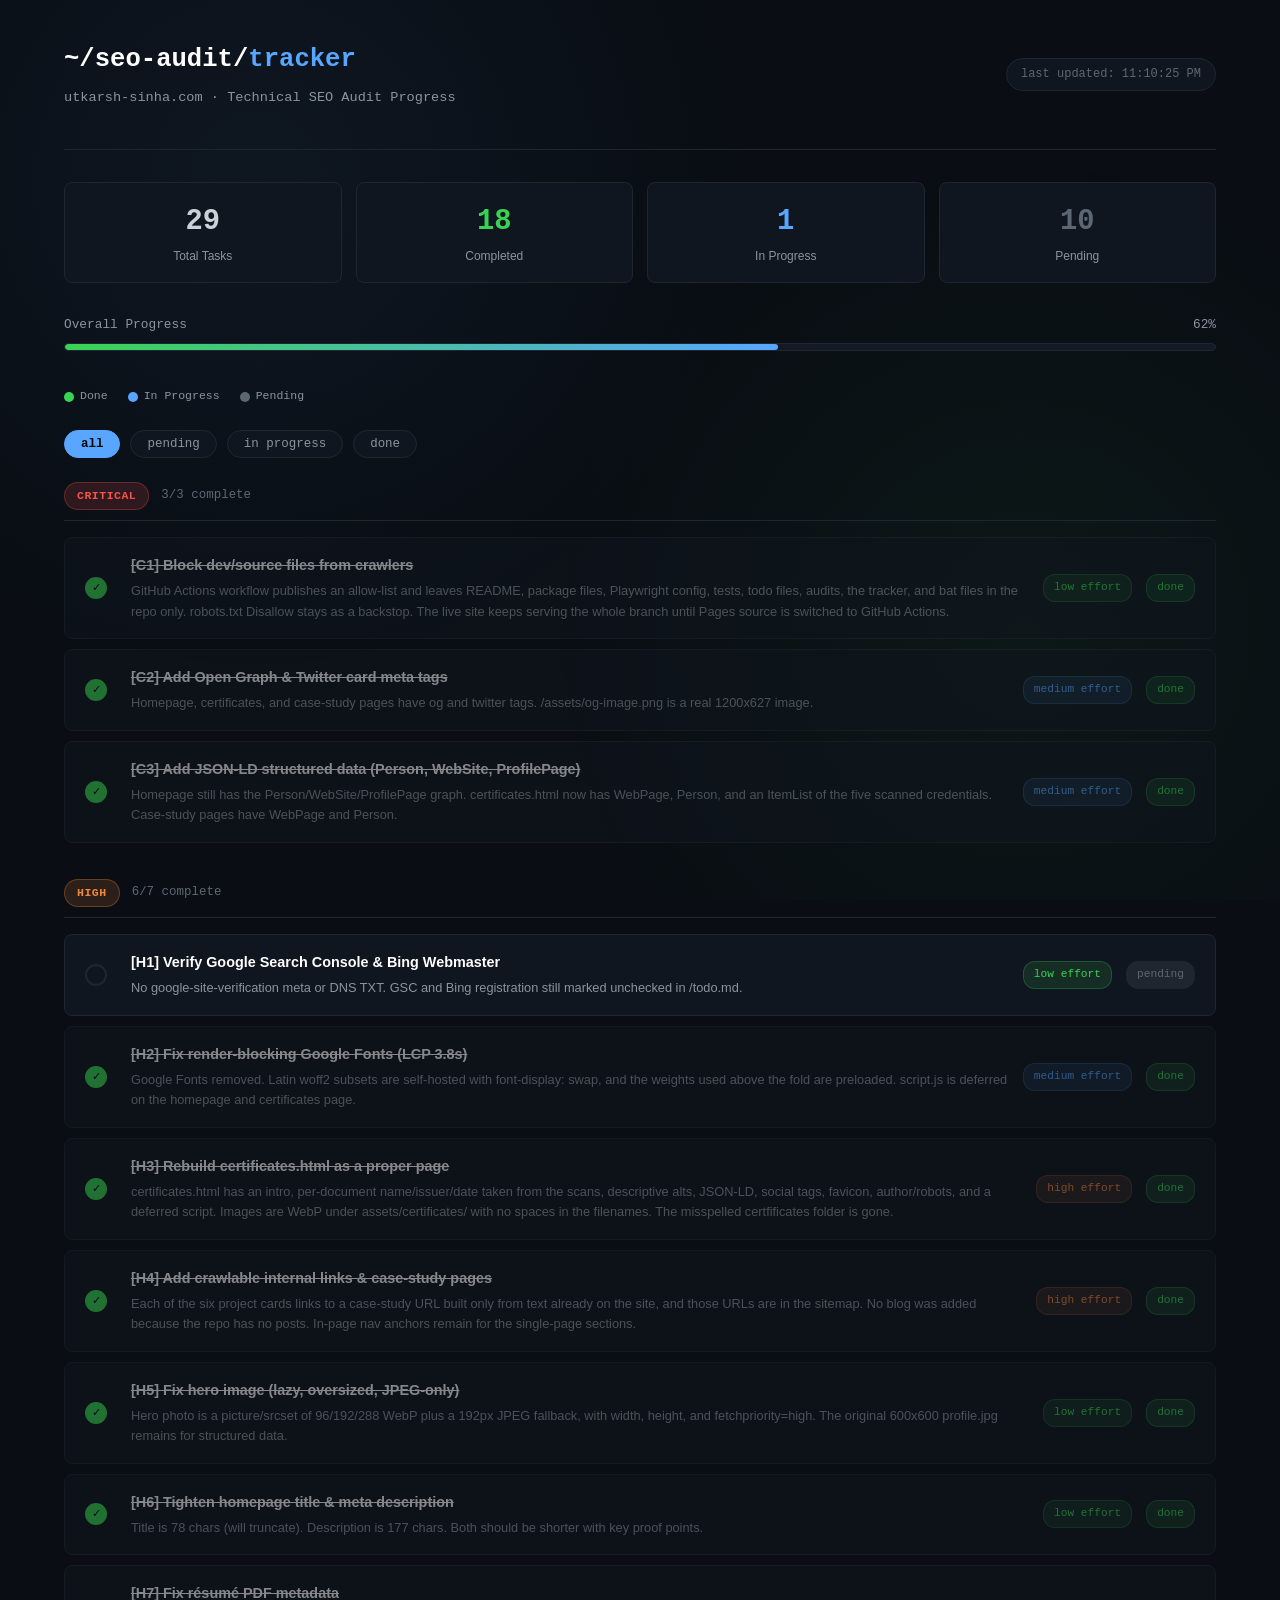
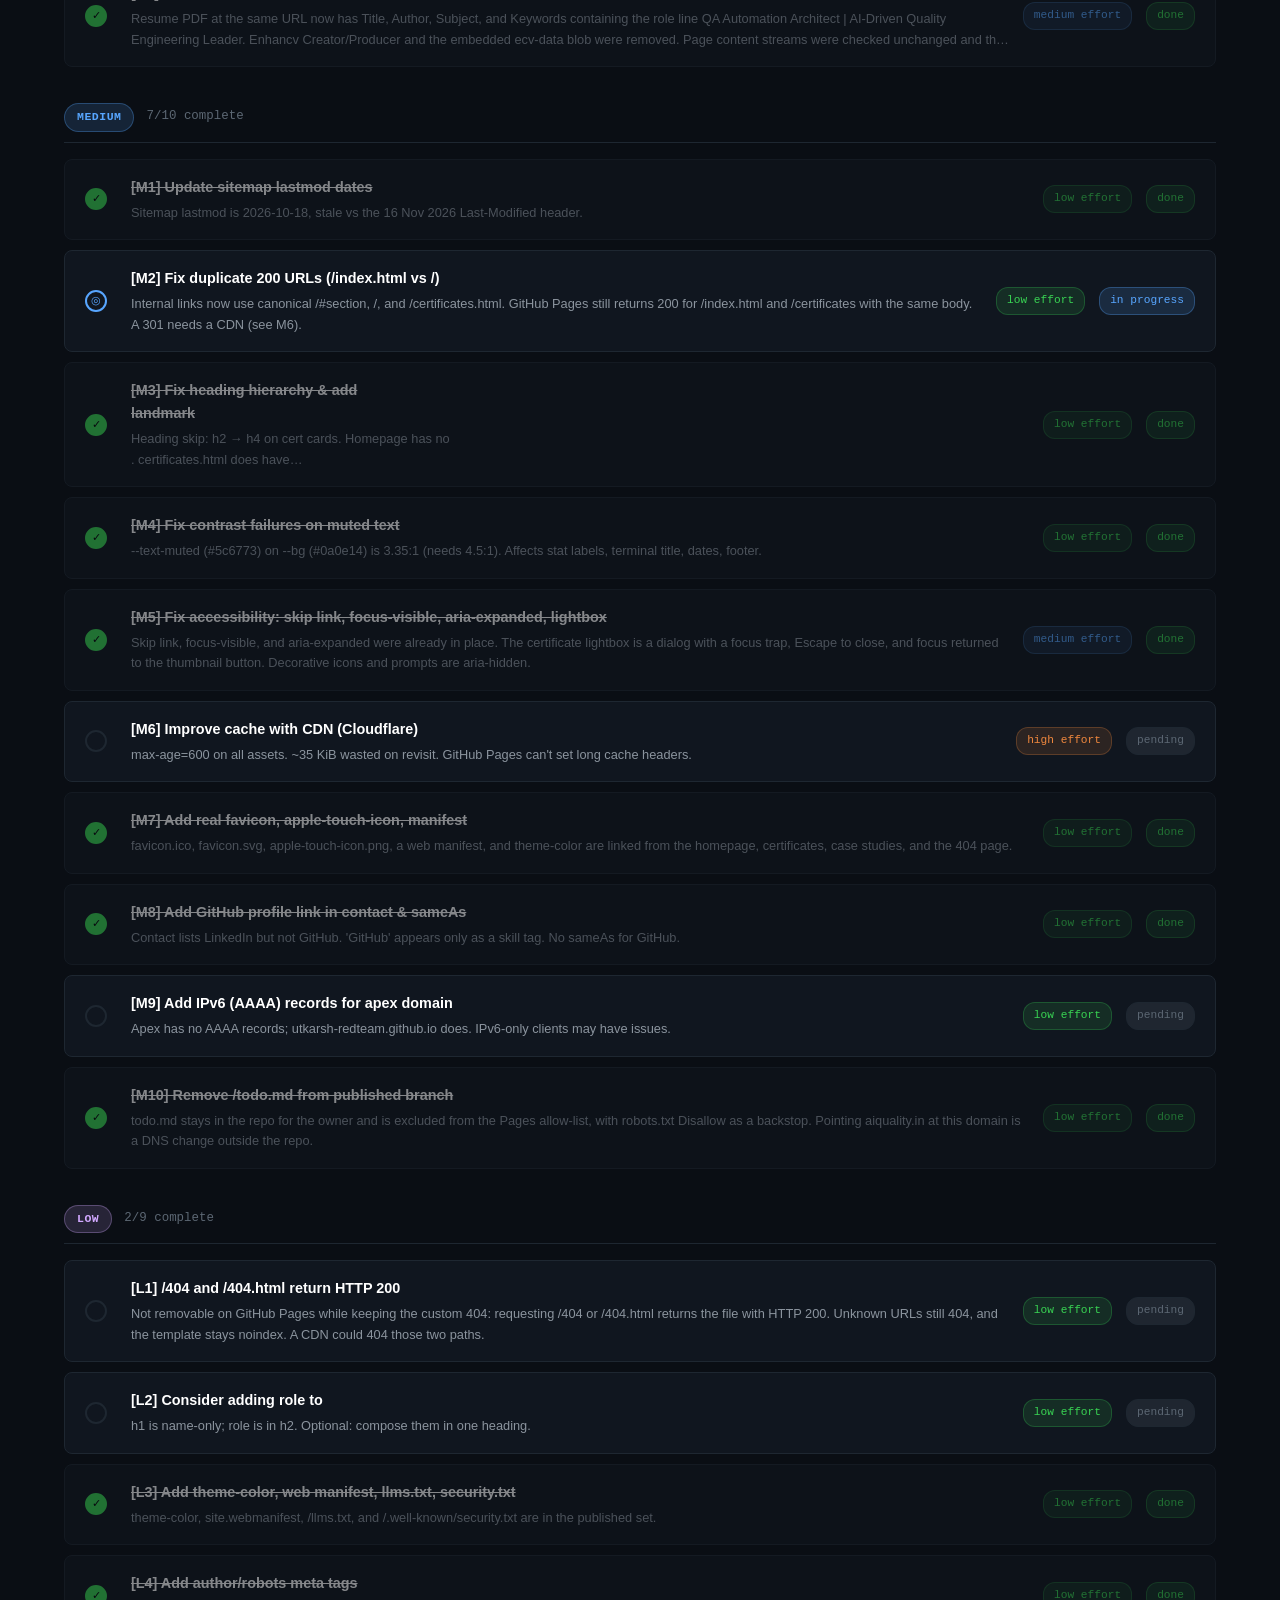
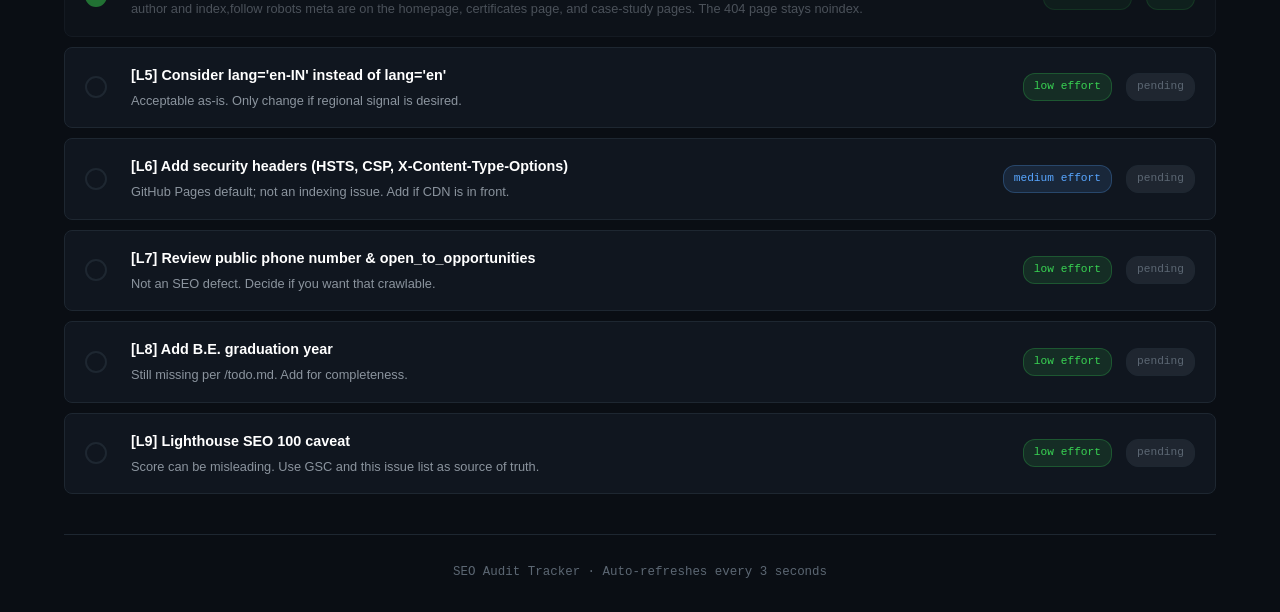
<file: seo-tracker.html>
<!DOCTYPE html>
<html lang="en">
<head>
<meta charset="UTF-8">
<meta name="viewport" content="width=device-width, initial-scale=1.0">
<meta name="robots" content="noindex, nofollow">
<title>SEO Audit Tracker — utkarsh-sinha.com</title>
<style>
  :root {
    --bg: #0a0e14;
    --bg-alt: #0d1219;
    --surface: #10161f;
    --surface-2: #131a24;
    --border: #1e2731;
    --text: #c9d1d9;
    --text-dim: #8b949e;
    --text-muted: #5c6773;
    --accent: #58a6ff;
    --accent-2: #39d353;
    --accent-3: #f0883e;
    --red: #f85149;
    --purple: #d2a8ff;
    --mono: 'JetBrains Mono', 'SFMono-Regular', Consolas, monospace;
    --sans: 'Inter', -apple-system, BlinkMacSystemFont, sans-serif;
    --radius: 8px;
  }

  * { box-sizing: border-box; margin: 0; padding: 0; }
  html { scroll-behavior: smooth; }

  body {
    background: var(--bg);
    color: var(--text);
    font-family: var(--sans);
    line-height: 1.6;
    -webkit-font-smoothing: antialiased;
    min-height: 100vh;
  }

  .noise-overlay {
    position: fixed; inset: 0; pointer-events: none; z-index: 0;
    background-image: radial-gradient(circle at 20% 20%, rgba(88,166,255,0.06), transparent 40%),
                       radial-gradient(circle at 80% 70%, rgba(57,211,83,0.05), transparent 40%);
  }

  .container {
    max-width: 1200px;
    margin: 0 auto;
    padding: 0 24px;
    position: relative;
    z-index: 1;
  }

  /* Header */
  .header {
    padding: 40px 0 20px;
    border-bottom: 1px solid var(--border);
    margin-bottom: 32px;
  }
  .header-top {
    display: flex;
    align-items: center;
    justify-content: space-between;
    margin-bottom: 20px;
    flex-wrap: wrap;
    gap: 12px;
  }
  .header h1 {
    font-family: var(--mono);
    font-size: 1.6rem;
    color: #fff;
    font-weight: 700;
  }
  .header h1 .accent { color: var(--accent); }
  .header .subtitle {
    font-family: var(--mono);
    color: var(--text-dim);
    font-size: 0.85rem;
    margin-top: 6px;
  }
  .last-updated {
    font-family: var(--mono);
    font-size: 0.75rem;
    color: var(--text-muted);
    background: var(--surface);
    padding: 6px 14px;
    border-radius: 20px;
    border: 1px solid var(--border);
  }

  /* Stats bar */
  .stats-bar {
    display: grid;
    grid-template-columns: repeat(auto-fit, minmax(160px, 1fr));
    gap: 14px;
    margin-bottom: 32px;
  }
  .stat-card {
    background: var(--surface);
    border: 1px solid var(--border);
    border-radius: var(--radius);
    padding: 16px 18px;
    text-align: center;
  }
  .stat-card .num {
    font-family: var(--mono);
    font-size: 1.8rem;
    font-weight: 700;
  }
  .stat-card .label {
    font-size: 0.75rem;
    color: var(--text-dim);
    margin-top: 2px;
  }
  .stat-card.total .num { color: var(--text); }
  .stat-card.done .num { color: var(--accent-2); }
  .stat-card.progress .num { color: var(--accent); }
  .stat-card.pending .num { color: var(--text-muted); }

  /* Progress bar */
  .progress-wrap {
    margin-bottom: 36px;
  }
  .progress-header {
    display: flex;
    justify-content: space-between;
    align-items: center;
    margin-bottom: 8px;
  }
  .progress-header span {
    font-family: var(--mono);
    font-size: 0.8rem;
    color: var(--text-dim);
  }
  .progress-bar {
    height: 8px;
    background: var(--surface-2);
    border-radius: 4px;
    overflow: hidden;
    border: 1px solid var(--border);
  }
  .progress-fill {
    height: 100%;
    background: linear-gradient(90deg, var(--accent-2), var(--accent));
    border-radius: 4px;
    transition: width 0.6s ease;
  }

  /* Filters */
  .filters {
    display: flex;
    gap: 10px;
    margin-bottom: 24px;
    flex-wrap: wrap;
  }
  .filter-btn {
    font-family: var(--mono);
    font-size: 0.78rem;
    padding: 6px 16px;
    border-radius: 20px;
    border: 1px solid var(--border);
    background: var(--surface);
    color: var(--text-dim);
    cursor: pointer;
    transition: all 0.2s;
  }
  .filter-btn:hover { border-color: var(--accent); color: var(--accent); }
  .filter-btn.active { background: var(--accent); color: #05070a; border-color: var(--accent); font-weight: 600; }

  /* Priority sections */
  .priority-section {
    margin-bottom: 36px;
  }
  .priority-header {
    display: flex;
    align-items: center;
    gap: 12px;
    margin-bottom: 16px;
    padding-bottom: 10px;
    border-bottom: 1px solid var(--border);
  }
  .priority-badge {
    font-family: var(--mono);
    font-size: 0.72rem;
    font-weight: 700;
    padding: 4px 12px;
    border-radius: 20px;
    text-transform: uppercase;
    letter-spacing: 0.5px;
  }
  .priority-badge.critical { background: rgba(248,81,73,0.15); color: var(--red); border: 1px solid rgba(248,81,73,0.3); }
  .priority-badge.high { background: rgba(240,136,62,0.15); color: var(--accent-3); border: 1px solid rgba(240,136,62,0.3); }
  .priority-badge.medium { background: rgba(88,166,255,0.15); color: var(--accent); border: 1px solid rgba(88,166,255,0.3); }
  .priority-badge.low { background: rgba(210,168,255,0.15); color: var(--purple); border: 1px solid rgba(210,168,255,0.3); }

  .priority-count {
    font-family: var(--mono);
    font-size: 0.78rem;
    color: var(--text-muted);
  }

  /* Task cards */
  .task-list {
    display: flex;
    flex-direction: column;
    gap: 10px;
  }
  .task-card {
    background: var(--surface);
    border: 1px solid var(--border);
    border-radius: var(--radius);
    padding: 16px 20px;
    display: grid;
    grid-template-columns: 32px 1fr auto auto;
    gap: 14px;
    align-items: center;
    transition: border-color 0.2s, transform 0.2s;
  }
  .task-card:hover { border-color: var(--accent); transform: translateX(2px); }
  .task-card.done { opacity: 0.5; }
  .task-card.done .task-title { text-decoration: line-through; }

  .task-check {
    width: 22px; height: 22px;
    border-radius: 50%;
    border: 2px solid var(--border);
    display: flex;
    align-items: center;
    justify-content: center;
    font-size: 0.7rem;
    flex-shrink: 0;
  }
  .task-card.done .task-check {
    background: var(--accent-2);
    border-color: var(--accent-2);
    color: #05070a;
  }
  .task-card.in-progress .task-check {
    border-color: var(--accent);
    color: var(--accent);
    animation: pulse 2s infinite;
  }
  @keyframes pulse {
    0%, 100% { box-shadow: 0 0 0 0 rgba(88,166,255,0.4); }
    50% { box-shadow: 0 0 0 6px rgba(88,166,255,0); }
  }

  .task-info { min-width: 0; }
  .task-title {
    font-size: 0.9rem;
    font-weight: 600;
    color: #fff;
    margin-bottom: 4px;
  }
  .task-desc {
    font-size: 0.8rem;
    color: var(--text-dim);
    display: -webkit-box;
    -webkit-line-clamp: 2;
    -webkit-box-orient: vertical;
    overflow: hidden;
  }

  .effort-badge, .status-badge {
    font-family: var(--mono);
    font-size: 0.7rem;
    padding: 4px 10px;
    border-radius: 12px;
    white-space: nowrap;
    text-align: center;
  }
  .effort-badge.low { background: rgba(57,211,83,0.12); color: var(--accent-2); border: 1px solid rgba(57,211,83,0.25); }
  .effort-badge.medium { background: rgba(88,166,255,0.12); color: var(--accent); border: 1px solid rgba(88,166,255,0.25); }
  .effort-badge.high { background: rgba(240,136,62,0.12); color: var(--accent-3); border: 1px solid rgba(240,136,62,0.25); }

  .status-badge.pending { background: rgba(92,103,115,0.2); color: var(--text-muted); border: 1px solid var(--border); }
  .status-badge.in-progress { background: rgba(88,166,255,0.15); color: var(--accent); border: 1px solid rgba(88,166,255,0.3); }
  .status-badge.done { background: rgba(57,211,83,0.15); color: var(--accent-2); border: 1px solid rgba(57,211,83,0.3); }

  /* Footer */
  .tracker-footer {
    text-align: center;
    padding: 28px 24px;
    color: var(--text-muted);
    font-size: 0.78rem;
    font-family: var(--mono);
    border-top: 1px solid var(--border);
    margin-top: 40px;
  }

  /* Legend */
  .legend {
    display: flex;
    gap: 20px;
    margin-bottom: 24px;
    flex-wrap: wrap;
  }
  .legend-item {
    display: flex;
    align-items: center;
    gap: 6px;
    font-family: var(--mono);
    font-size: 0.72rem;
    color: var(--text-dim);
  }
  .legend-dot {
    width: 10px; height: 10px;
    border-radius: 50%;
  }
  .legend-dot.done-dot { background: var(--accent-2); }
  .legend-dot.progress-dot { background: var(--accent); }
  .legend-dot.pending-dot { background: var(--text-muted); }

  @media (max-width: 768px) {
    .task-card { grid-template-columns: 28px 1fr; gap: 10px; }
    .effort-badge, .status-badge { grid-column: 2; justify-self: start; }
    .stats-bar { grid-template-columns: repeat(2, 1fr); }
  }
</style>
</head>
<body>

<div class="noise-overlay"></div>

<div class="container">
  <div class="header">
    <div class="header-top">
      <div>
        <h1>~/seo-audit/<span class="accent">tracker</span></h1>
        <p class="subtitle">utkarsh-sinha.com · Technical SEO Audit Progress</p>
      </div>
      <span class="last-updated" id="lastUpdated">last updated: loading...</span>
    </div>
  </div>

  <!-- Stats -->
  <div class="stats-bar" id="statsBar">
    <div class="stat-card total"><div class="num" id="totalCount">0</div><div class="label">Total Tasks</div></div>
    <div class="stat-card done"><div class="num" id="doneCount">0</div><div class="label">Completed</div></div>
    <div class="stat-card progress"><div class="num" id="progressCount">0</div><div class="label">In Progress</div></div>
    <div class="stat-card pending"><div class="num" id="pendingCount">0</div><div class="label">Pending</div></div>
  </div>

  <!-- Progress bar -->
  <div class="progress-wrap">
    <div class="progress-header">
      <span>Overall Progress</span>
      <span id="progressPct">0%</span>
    </div>
    <div class="progress-bar">
      <div class="progress-fill" id="progressFill" style="width: 0%"></div>
    </div>
  </div>

  <!-- Legend -->
  <div class="legend">
    <div class="legend-item"><div class="legend-dot done-dot"></div> Done</div>
    <div class="legend-item"><div class="legend-dot progress-dot"></div> In Progress</div>
    <div class="legend-item"><div class="legend-dot pending-dot"></div> Pending</div>
  </div>

  <!-- Filters -->
  <div class="filters" id="filters">
    <button class="filter-btn active" data-filter="all">all</button>
    <button class="filter-btn" data-filter="pending">pending</button>
    <button class="filter-btn" data-filter="in-progress">in progress</button>
    <button class="filter-btn" data-filter="done">done</button>
  </div>

  <!-- Tasks -->
  <div id="tasksContainer"></div>

  <footer class="tracker-footer">
    SEO Audit Tracker · Auto-refreshes every 3 seconds
  </footer>
</div>

<script>
  // Task data — will be updated by the agent
  const tasks = [
    // === CRITICAL ===
    {
      id: "C1",
      priority: "critical",
      title: "Block dev/source files from crawlers",
      desc: "GitHub Actions workflow publishes an allow-list and leaves README, package files, Playwright config, tests, todo files, audits, the tracker, and bat files in the repo only. robots.txt Disallow stays as a backstop. The live site keeps serving the whole branch until Pages source is switched to GitHub Actions.",
      effort: "low",
      status: "done"
    },
    {
      id: "C2",
      priority: "critical",
      title: "Add Open Graph & Twitter card meta tags",
      desc: "Homepage, certificates, and case-study pages have og and twitter tags. /assets/og-image.png is a real 1200x627 image.",
      effort: "medium",
      status: "done"
    },
    {
      id: "C3",
      priority: "critical",
      title: "Add JSON-LD structured data (Person, WebSite, ProfilePage)",
      desc: "Homepage still has the Person/WebSite/ProfilePage graph. certificates.html now has WebPage, Person, and an ItemList of the five scanned credentials. Case-study pages have WebPage and Person.",
      effort: "medium",
      status: "done"
    },

    // === HIGH ===
    {
      id: "H1",
      priority: "high",
      title: "Verify Google Search Console & Bing Webmaster",
      desc: "No google-site-verification meta or DNS TXT. GSC and Bing registration still marked unchecked in /todo.md.",
      effort: "low",
      status: "pending"
    },
    {
      id: "H2",
      priority: "high",
      title: "Fix render-blocking Google Fonts (LCP 3.8s)",
      desc: "Google Fonts removed. Latin woff2 subsets are self-hosted with font-display: swap, and the weights used above the fold are preloaded. script.js is deferred on the homepage and certificates page.",
      effort: "medium",
      status: "done"
    },
    {
      id: "H3",
      priority: "high",
      title: "Rebuild certificates.html as a proper page",
      desc: "certificates.html has an intro, per-document name/issuer/date taken from the scans, descriptive alts, JSON-LD, social tags, favicon, author/robots, and a deferred script. Images are WebP under assets/certificates/ with no spaces in the filenames. The misspelled certfificates folder is gone.",
      effort: "high",
      status: "done"
    },
    {
      id: "H4",
      priority: "high",
      title: "Add crawlable internal links & case-study pages",
      desc: "Each of the six project cards links to a case-study URL built only from text already on the site, and those URLs are in the sitemap. No blog was added because the repo has no posts. In-page nav anchors remain for the single-page sections.",
      effort: "high",
      status: "done"
    },
    {
      id: "H5",
      priority: "high",
      title: "Fix hero image (lazy, oversized, JPEG-only)",
      desc: "Hero photo is a picture/srcset of 96/192/288 WebP plus a 192px JPEG fallback, with width, height, and fetchpriority=high. The original 600x600 profile.jpg remains for structured data.",
      effort: "low",
      status: "done"
    },
    {
      id: "H6",
      priority: "high",
      title: "Tighten homepage title & meta description",
      desc: "Title is 78 chars (will truncate). Description is 177 chars. Both should be shorter with key proof points.",
      effort: "low",
      status: "done"
    },
    {
      id: "H7",
      priority: "high",
      title: "Fix résumé PDF metadata",
      desc: "Resume PDF at the same URL now has Title, Author, Subject, and Keywords containing the role line QA Automation Architect | AI-Driven Quality Engineering Leader. Enhancv Creator/Producer and the embedded ecv-data blob were removed. Page content streams were checked unchanged and the file was recompressed.",
      effort: "medium",
      status: "done"
    },

    // === MEDIUM ===
    {
      id: "M1",
      priority: "medium",
      title: "Update sitemap lastmod dates",
      desc: "Sitemap lastmod is 2026-10-18, stale vs the 16 Nov 2026 Last-Modified header.",
      effort: "low",
      status: "done"
    },
    {
      id: "M2",
      priority: "medium",
      title: "Fix duplicate 200 URLs (/index.html vs /)",
      desc: "Internal links now use canonical /#section, /, and /certificates.html. GitHub Pages still returns 200 for /index.html and /certificates with the same body. A 301 needs a CDN (see M6).",
      effort: "low",
      status: "in-progress"
    },
    {
      id: "M3",
      priority: "medium",
      title: "Fix heading hierarchy & add <main> landmark",
      desc: "Heading skip: h2 → h4 on cert cards. Homepage has no <main>. certificates.html does have <main>.",
      effort: "low",
      status: "done"
    },
    {
      id: "M4",
      priority: "medium",
      title: "Fix contrast failures on muted text",
      desc: "--text-muted (#5c6773) on --bg (#0a0e14) is 3.35:1 (needs 4.5:1). Affects stat labels, terminal title, dates, footer.",
      effort: "low",
      status: "done"
    },
    {
      id: "M5",
      priority: "medium",
      title: "Fix accessibility: skip link, focus-visible, aria-expanded, lightbox",
      desc: "Skip link, focus-visible, and aria-expanded were already in place. The certificate lightbox is a dialog with a focus trap, Escape to close, and focus returned to the thumbnail button. Decorative icons and prompts are aria-hidden.",
      effort: "medium",
      status: "done"
    },
    {
      id: "M6",
      priority: "medium",
      title: "Improve cache with CDN (Cloudflare)",
      desc: "max-age=600 on all assets. ~35 KiB wasted on revisit. GitHub Pages can't set long cache headers.",
      effort: "high",
      status: "pending"
    },
    {
      id: "M7",
      priority: "medium",
      title: "Add real favicon, apple-touch-icon, manifest",
      desc: "favicon.ico, favicon.svg, apple-touch-icon.png, a web manifest, and theme-color are linked from the homepage, certificates, case studies, and the 404 page.",
      effort: "low",
      status: "done"
    },
    {
      id: "M8",
      priority: "medium",
      title: "Add GitHub profile link in contact & sameAs",
      desc: "Contact lists LinkedIn but not GitHub. 'GitHub' appears only as a skill tag. No sameAs for GitHub.",
      effort: "low",
      status: "done"
    },
    {
      id: "M9",
      priority: "medium",
      title: "Add IPv6 (AAAA) records for apex domain",
      desc: "Apex has no AAAA records; utkarsh-redteam.github.io does. IPv6-only clients may have issues.",
      effort: "low",
      status: "pending"
    },
    {
      id: "M10",
      priority: "medium",
      title: "Remove /todo.md from published branch",
      desc: "todo.md stays in the repo for the owner and is excluded from the Pages allow-list, with robots.txt Disallow as a backstop. Pointing aiquality.in at this domain is a DNS change outside the repo.",
      effort: "low",
      status: "done"
    },

    // === LOW ===
    {
      id: "L1",
      priority: "low",
      title: "/404 and /404.html return HTTP 200",
      desc: "Not removable on GitHub Pages while keeping the custom 404: requesting /404 or /404.html returns the file with HTTP 200. Unknown URLs still 404, and the template stays noindex. A CDN could 404 those two paths.",
      effort: "low",
      status: "pending"
    },
    {
      id: "L2",
      priority: "low",
      title: "Consider adding role to <h1>",
      desc: "h1 is name-only; role is in h2. Optional: compose them in one heading.",
      effort: "low",
      status: "pending"
    },
    {
      id: "L3",
      priority: "low",
      title: "Add theme-color, web manifest, llms.txt, security.txt",
      desc: "theme-color, site.webmanifest, /llms.txt, and /.well-known/security.txt are in the published set.",
      effort: "low",
      status: "done"
    },
    {
      id: "L4",
      priority: "low",
      title: "Add author/robots meta tags",
      desc: "author and index,follow robots meta are on the homepage, certificates page, and case-study pages. The 404 page stays noindex.",
      effort: "low",
      status: "done"
    },
    {
      id: "L5",
      priority: "low",
      title: "Consider lang='en-IN' instead of lang='en'",
      desc: "Acceptable as-is. Only change if regional signal is desired.",
      effort: "low",
      status: "pending"
    },
    {
      id: "L6",
      priority: "low",
      title: "Add security headers (HSTS, CSP, X-Content-Type-Options)",
      desc: "GitHub Pages default; not an indexing issue. Add if CDN is in front.",
      effort: "medium",
      status: "pending"
    },
    {
      id: "L7",
      priority: "low",
      title: "Review public phone number & open_to_opportunities",
      desc: "Not an SEO defect. Decide if you want that crawlable.",
      effort: "low",
      status: "pending"
    },
    {
      id: "L8",
      priority: "low",
      title: "Add B.E. graduation year",
      desc: "Still missing per /todo.md. Add for completeness.",
      effort: "low",
      status: "pending"
    },
    {
      id: "L9",
      priority: "low",
      title: "Lighthouse SEO 100 caveat",
      desc: "Score can be misleading. Use GSC and this issue list as source of truth.",
      effort: "low",
      status: "pending"
    }
  ];

  function render(filter = 'all') {
    const container = document.getElementById('tasksContainer');
    container.innerHTML = '';

    const priorities = ['critical', 'high', 'medium', 'low'];
    const priorityLabels = { critical: 'Critical', high: 'High', medium: 'Medium', low: 'Low' };

    let totalCount = 0, doneCount = 0, progressCount = 0, pendingCount = 0;
    tasks.forEach(t => {
      totalCount++;
      if (t.status === 'done') doneCount++;
      else if (t.status === 'in-progress') progressCount++;
      else pendingCount++;
    });

    document.getElementById('totalCount').textContent = totalCount;
    document.getElementById('doneCount').textContent = doneCount;
    document.getElementById('progressCount').textContent = progressCount;
    document.getElementById('pendingCount').textContent = pendingCount;

    const pct = totalCount > 0 ? Math.round((doneCount / totalCount) * 100) : 0;
    document.getElementById('progressPct').textContent = pct + '%';
    document.getElementById('progressFill').style.width = pct + '%';

    priorities.forEach(p => {
      let filtered = tasks.filter(t => t.priority === p);
      if (filter !== 'all') filtered = filtered.filter(t => t.status === filter);
      if (filtered.length === 0) return;

      const section = document.createElement('div');
      section.className = 'priority-section';

      const totalInPriority = tasks.filter(t => t.priority === p).length;
      const doneInPriority = tasks.filter(t => t.priority === p && t.status === 'done').length;

      section.innerHTML = `
        <div class="priority-header">
          <span class="priority-badge ${p}">${priorityLabels[p]}</span>
          <span class="priority-count">${doneInPriority}/${totalInPriority} complete</span>
        </div>
        <div class="task-list" id="list-${p}"></div>
      `;
      container.appendChild(section);

      const list = section.querySelector('.task-list');
      filtered.forEach(t => {
        const card = document.createElement('div');
        card.className = `task-card ${t.status === 'done' ? 'done' : ''} ${t.status === 'in-progress' ? 'in-progress' : ''}`;
        card.innerHTML = `
          <div class="task-check">${t.status === 'done' ? '✓' : t.status === 'in-progress' ? '◎' : ''}</div>
          <div class="task-info">
            <div class="task-title">[${t.id}] ${t.title}</div>
            <div class="task-desc">${t.desc}</div>
          </div>
          <span class="effort-badge ${t.effort}">${t.effort} effort</span>
          <span class="status-badge ${t.status}">${t.status.replace('-', ' ')}</span>
        `;
        list.appendChild(card);
      });
    });
  }

  // Filters
  document.getElementById('filters').addEventListener('click', e => {
    if (!e.target.classList.contains('filter-btn')) return;
    document.querySelectorAll('.filter-btn').forEach(b => b.classList.remove('active'));
    e.target.classList.add('active');
    render(e.target.dataset.filter);
  });

  // Auto-refresh
  let currentFilter = 'all';
  async function refresh() {
    try {
      const resp = await fetch('seo-tracker.html?_=' + Date.now());
      const text = await resp.text();
      const match = text.match(/const tasks = (\[[\s\S]*?\]);/);
      if (match) {
        const newTasks = eval(match[1]);
        tasks.length = 0;
        tasks.push(...newTasks);
        const activeBtn = document.querySelector('.filter-btn.active');
        currentFilter = activeBtn ? activeBtn.dataset.filter : 'all';
        render(currentFilter);
        document.getElementById('lastUpdated').textContent = 'last updated: ' + new Date().toLocaleTimeString();
      }
    } catch(e) {}
  }

  setInterval(refresh, 3000);

  // Initial render
  document.getElementById('lastUpdated').textContent = 'last updated: ' + new Date().toLocaleTimeString();
  render();
</script>
</body>
</html>
</file>
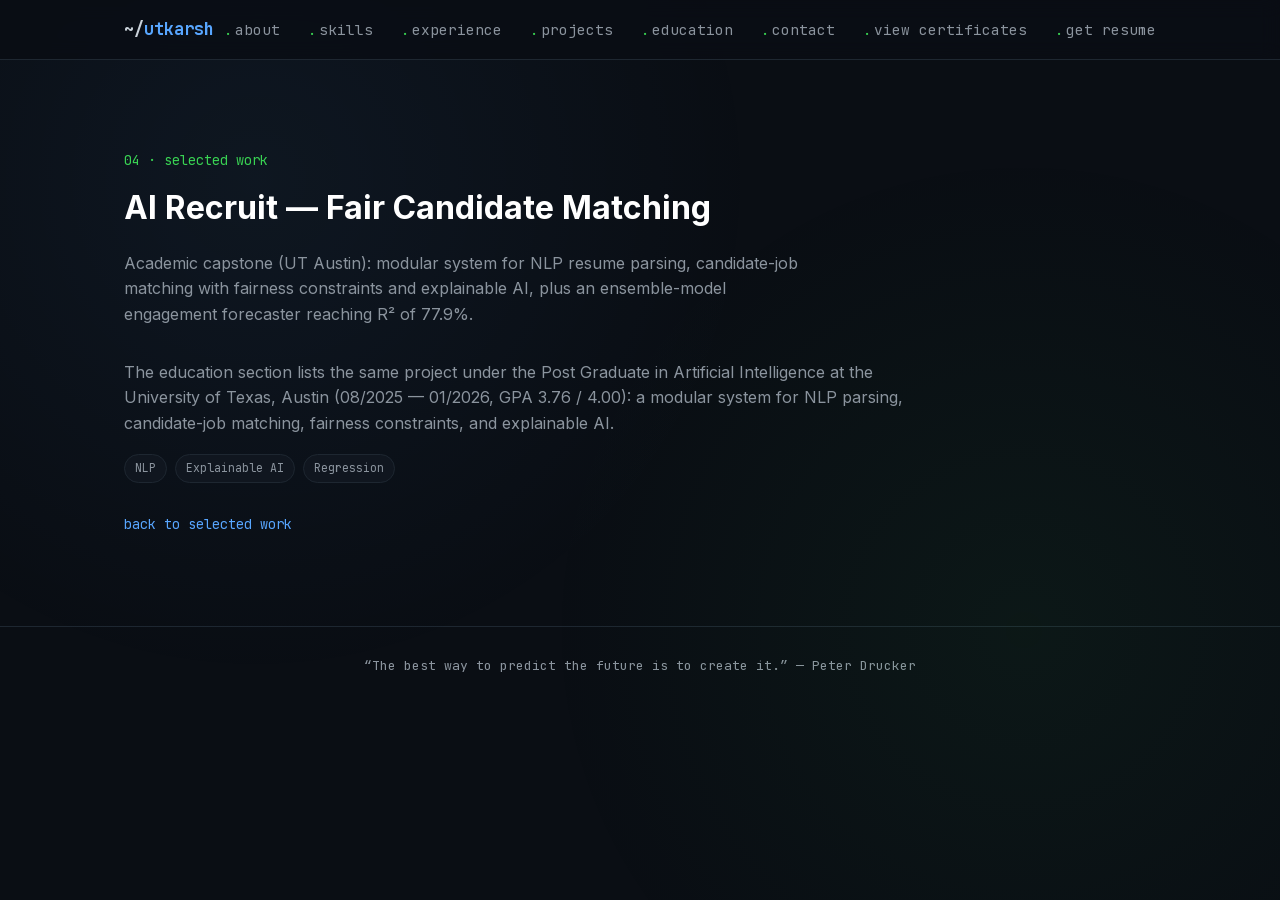
<file: work/ai-recruit.html>
<!DOCTYPE html>
<html lang="en">
<head>
<meta charset="UTF-8">
<meta name="viewport" content="width=device-width, initial-scale=1.0">
<title>AI Recruit — Utkarsh Sinha</title>
<meta name="description" content="UT Austin capstone: NLP resume parsing, fair candidate-job matching, explainable AI, and an engagement forecaster at R² 77.9%.">
<link rel="canonical" href="https://utkarsh-sinha.com/work/ai-recruit.html">
<meta name="author" content="Utkarsh Sinha">
<meta name="robots" content="index, follow">
<meta name="theme-color" content="#0a0e14">
<meta property="og:type" content="article">
<meta property="og:title" content="AI Recruit — Utkarsh Sinha">
<meta property="og:description" content="UT Austin capstone: NLP resume parsing, fair candidate-job matching, explainable AI, and an engagement forecaster at R² 77.9%.">
<meta property="og:url" content="https://utkarsh-sinha.com/work/ai-recruit.html">
<meta property="og:image" content="https://utkarsh-sinha.com/assets/og-image.png">
<meta property="og:image:type" content="image/png">
<meta property="og:image:width" content="1200">
<meta property="og:image:height" content="627">
<meta property="og:image:alt" content="Utkarsh Sinha — QA Automation Architect">
<meta property="og:locale" content="en_US">
<meta property="og:site_name" content="Utkarsh Sinha">
<meta name="twitter:card" content="summary_large_image">
<meta name="twitter:title" content="AI Recruit — Utkarsh Sinha">
<meta name="twitter:description" content="UT Austin capstone: NLP resume parsing, fair candidate-job matching, explainable AI, and an engagement forecaster at R² 77.9%.">
<meta name="twitter:image" content="https://utkarsh-sinha.com/assets/og-image.png">
<meta name="twitter:image:alt" content="Utkarsh Sinha — QA Automation Architect">
<link rel="icon" href="/favicon.ico" sizes="48x48">
<link rel="icon" href="/favicon.svg" type="image/svg+xml">
<link rel="apple-touch-icon" href="/apple-touch-icon.png">
<link rel="manifest" href="/site.webmanifest">
<link rel="preload" href="/fonts/inter-latin.woff2" as="font" type="font/woff2" crossorigin>
<link rel="stylesheet" href="/style.css">
<script type="application/ld+json">
{
  "@context": "https://schema.org",
  "@graph": [
    {
      "@type": "WebPage",
      "@id": "https://utkarsh-sinha.com/work/ai-recruit.html",
      "url": "https://utkarsh-sinha.com/work/ai-recruit.html",
      "name": "AI Recruit — Fair Candidate Matching",
      "description": "UT Austin capstone: NLP resume parsing, fair candidate-job matching, explainable AI, and an engagement forecaster at R² 77.9%.",
      "isPartOf": { "@type": "WebSite", "name": "Utkarsh Sinha", "url": "https://utkarsh-sinha.com/" },
      "author": { "@id": "https://utkarsh-sinha.com/#person" },
      "about": { "@id": "https://utkarsh-sinha.com/#person" }
    },
    {
      "@type": "Person",
      "@id": "https://utkarsh-sinha.com/#person",
      "name": "Utkarsh Sinha",
      "url": "https://utkarsh-sinha.com/",
      "jobTitle": "QA Automation Architect"
    }
  ]
}
</script>
</head>
<body>

  <div class="noise-overlay" aria-hidden="true"></div>
  <a href="#main-content" class="skip-link">Skip to main content</a>
  <header class="nav" id="nav">
    <div class="nav-inner">
      <a href="/" class="logo">~/<span class="accent">utkarsh</span></a>
      <nav class="nav-links" id="navLinks">
        <a href="/#about" class="nav-link">about</a>
        <a href="/#skills" class="nav-link">skills</a>
        <a href="/#experience" class="nav-link">experience</a>
        <a href="/#projects" class="nav-link">projects</a>
        <a href="/#education" class="nav-link">education</a>
        <a href="/#contact" class="nav-link">contact</a>
        <a href="/certificates.html" class="nav-link">view certificates</a>
        <a href="/assets/UTKARSH_SINHA_18_Years_AI_Expert_Technical_QA_Manager.pdf" class="nav-link" download>get resume</a>
      </nav>
      <button class="nav-toggle" id="navToggle" aria-label="Toggle menu" aria-expanded="false" aria-controls="navLinks">
        <span></span><span></span><span></span>
      </button>
    </div>
  </header>

<main id="main-content" class="section">
  <div class="section-inner">
    <p class="section-kicker"><a href="/#projects">04 · selected work</a></p>
    <h1 class="section-title">AI Recruit — Fair Candidate Matching</h1>
    <p class="page-intro">Academic capstone (UT Austin): modular system for NLP resume parsing, candidate-job matching with fairness constraints and explainable AI, plus an ensemble-model engagement forecaster reaching R² of 77.9%.</p>
    <div class="about-content">
        <p>The education section lists the same project under the Post Graduate in Artificial Intelligence at the University of Texas, Austin (08/2025 — 01/2026, GPA 3.76 / 4.00): a modular system for NLP parsing, candidate-job matching, fairness constraints, and explainable AI.</p>
    </div>
    <div class="tags"><span class="tag tag-sm">NLP</span><span class="tag tag-sm">Explainable AI</span><span class="tag tag-sm">Regression</span></div>
    <p class="case-back"><a href="/#projects">back to selected work</a></p>
  </div>
</main>
<footer class="footer">
  <p>“The best way to predict the future is to create it.” — Peter Drucker</p>
</footer>
<script src="/script.js" defer></script>
</body>
</html>
</file>
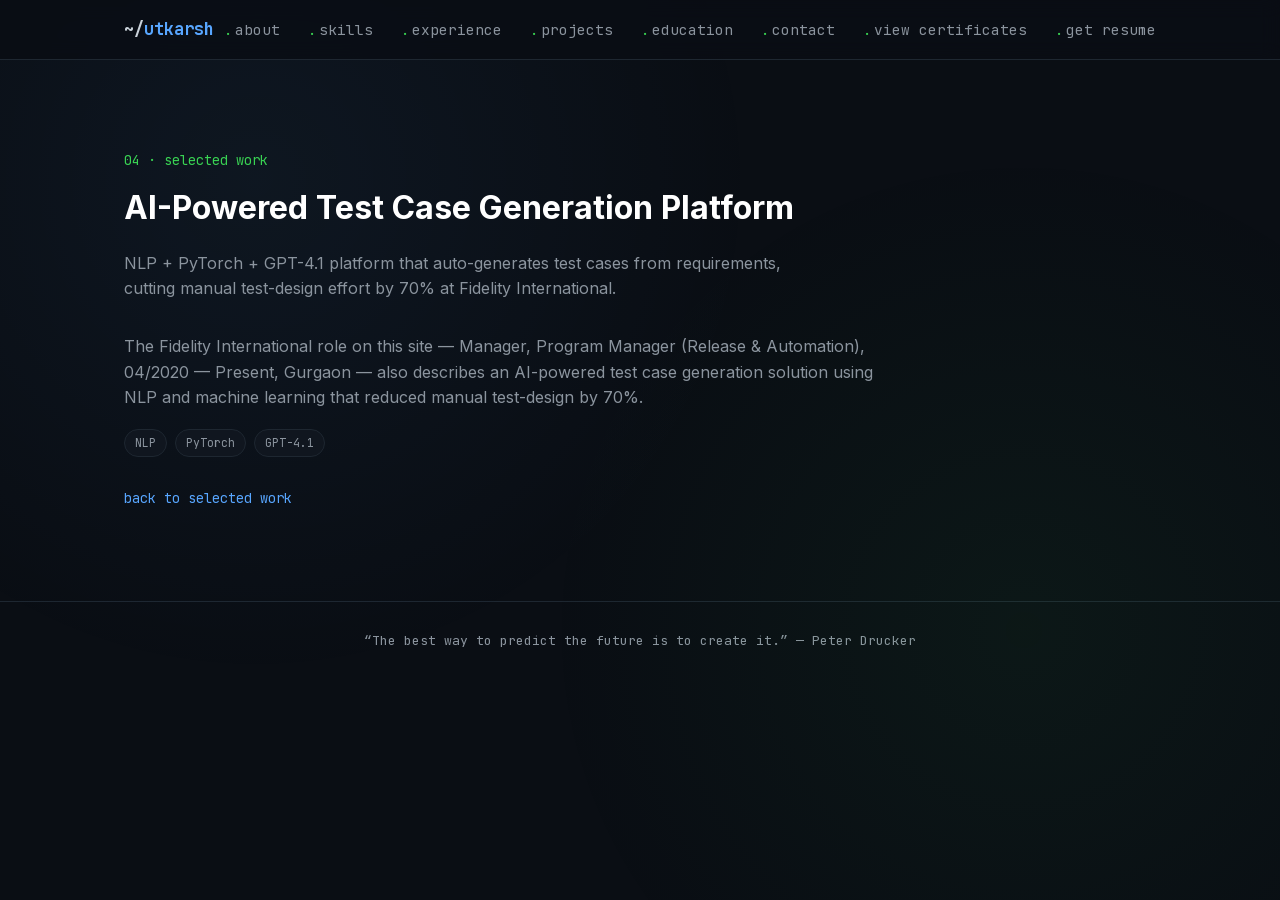
<file: work/ai-test-case-generation.html>
<!DOCTYPE html>
<html lang="en">
<head>
<meta charset="UTF-8">
<meta name="viewport" content="width=device-width, initial-scale=1.0">
<title>AI Test Case Generation — Utkarsh Sinha</title>
<meta name="description" content="NLP and PyTorch test-case platform with GPT-4.1 that cut manual test design by 70% at Fidelity International.">
<link rel="canonical" href="https://utkarsh-sinha.com/work/ai-test-case-generation.html">
<meta name="author" content="Utkarsh Sinha">
<meta name="robots" content="index, follow">
<meta name="theme-color" content="#0a0e14">
<meta property="og:type" content="article">
<meta property="og:title" content="AI Test Case Generation — Utkarsh Sinha">
<meta property="og:description" content="NLP and PyTorch test-case platform with GPT-4.1 that cut manual test design by 70% at Fidelity International.">
<meta property="og:url" content="https://utkarsh-sinha.com/work/ai-test-case-generation.html">
<meta property="og:image" content="https://utkarsh-sinha.com/assets/og-image.png">
<meta property="og:image:type" content="image/png">
<meta property="og:image:width" content="1200">
<meta property="og:image:height" content="627">
<meta property="og:image:alt" content="Utkarsh Sinha — QA Automation Architect">
<meta property="og:locale" content="en_US">
<meta property="og:site_name" content="Utkarsh Sinha">
<meta name="twitter:card" content="summary_large_image">
<meta name="twitter:title" content="AI Test Case Generation — Utkarsh Sinha">
<meta name="twitter:description" content="NLP and PyTorch test-case platform with GPT-4.1 that cut manual test design by 70% at Fidelity International.">
<meta name="twitter:image" content="https://utkarsh-sinha.com/assets/og-image.png">
<meta name="twitter:image:alt" content="Utkarsh Sinha — QA Automation Architect">
<link rel="icon" href="/favicon.ico" sizes="48x48">
<link rel="icon" href="/favicon.svg" type="image/svg+xml">
<link rel="apple-touch-icon" href="/apple-touch-icon.png">
<link rel="manifest" href="/site.webmanifest">
<link rel="preload" href="/fonts/inter-latin.woff2" as="font" type="font/woff2" crossorigin>
<link rel="stylesheet" href="/style.css">
<script type="application/ld+json">
{
  "@context": "https://schema.org",
  "@graph": [
    {
      "@type": "WebPage",
      "@id": "https://utkarsh-sinha.com/work/ai-test-case-generation.html",
      "url": "https://utkarsh-sinha.com/work/ai-test-case-generation.html",
      "name": "AI-Powered Test Case Generation Platform",
      "description": "NLP and PyTorch test-case platform with GPT-4.1 that cut manual test design by 70% at Fidelity International.",
      "isPartOf": { "@type": "WebSite", "name": "Utkarsh Sinha", "url": "https://utkarsh-sinha.com/" },
      "author": { "@id": "https://utkarsh-sinha.com/#person" },
      "about": { "@id": "https://utkarsh-sinha.com/#person" }
    },
    {
      "@type": "Person",
      "@id": "https://utkarsh-sinha.com/#person",
      "name": "Utkarsh Sinha",
      "url": "https://utkarsh-sinha.com/",
      "jobTitle": "QA Automation Architect"
    }
  ]
}
</script>
</head>
<body>

  <div class="noise-overlay" aria-hidden="true"></div>
  <a href="#main-content" class="skip-link">Skip to main content</a>
  <header class="nav" id="nav">
    <div class="nav-inner">
      <a href="/" class="logo">~/<span class="accent">utkarsh</span></a>
      <nav class="nav-links" id="navLinks">
        <a href="/#about" class="nav-link">about</a>
        <a href="/#skills" class="nav-link">skills</a>
        <a href="/#experience" class="nav-link">experience</a>
        <a href="/#projects" class="nav-link">projects</a>
        <a href="/#education" class="nav-link">education</a>
        <a href="/#contact" class="nav-link">contact</a>
        <a href="/certificates.html" class="nav-link">view certificates</a>
        <a href="/assets/UTKARSH_SINHA_18_Years_AI_Expert_Technical_QA_Manager.pdf" class="nav-link" download>get resume</a>
      </nav>
      <button class="nav-toggle" id="navToggle" aria-label="Toggle menu" aria-expanded="false" aria-controls="navLinks">
        <span></span><span></span><span></span>
      </button>
    </div>
  </header>

<main id="main-content" class="section">
  <div class="section-inner">
    <p class="section-kicker"><a href="/#projects">04 · selected work</a></p>
    <h1 class="section-title">AI-Powered Test Case Generation Platform</h1>
    <p class="page-intro">NLP + PyTorch + GPT-4.1 platform that auto-generates test cases from requirements, cutting manual test-design effort by 70% at Fidelity International.</p>
    <div class="about-content">
        <p>The Fidelity International role on this site — Manager, Program Manager (Release &amp; Automation), 04/2020 — Present, Gurgaon — also describes an AI-powered test case generation solution using NLP and machine learning that reduced manual test-design by 70%.</p>
    </div>
    <div class="tags"><span class="tag tag-sm">NLP</span><span class="tag tag-sm">PyTorch</span><span class="tag tag-sm">GPT-4.1</span></div>
    <p class="case-back"><a href="/#projects">back to selected work</a></p>
  </div>
</main>
<footer class="footer">
  <p>“The best way to predict the future is to create it.” — Peter Drucker</p>
</footer>
<script src="/script.js" defer></script>
</body>
</html>
</file>
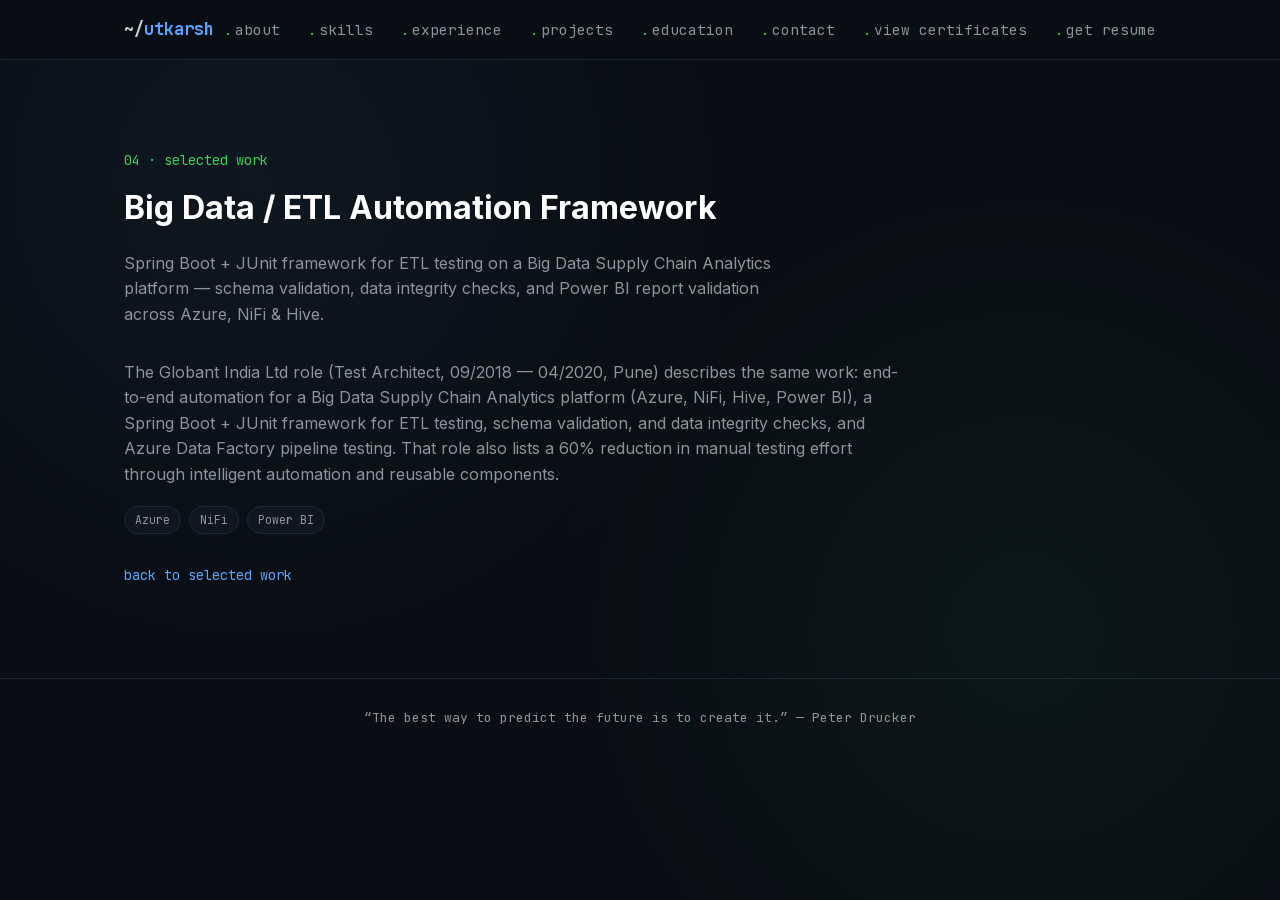
<file: work/etl-automation-framework.html>
<!DOCTYPE html>
<html lang="en">
<head>
<meta charset="UTF-8">
<meta name="viewport" content="width=device-width, initial-scale=1.0">
<title>ETL Automation Framework — Utkarsh Sinha</title>
<meta name="description" content="Spring Boot and JUnit ETL testing framework for a Big Data supply-chain platform on Azure, NiFi, and Hive.">
<link rel="canonical" href="https://utkarsh-sinha.com/work/etl-automation-framework.html">
<meta name="author" content="Utkarsh Sinha">
<meta name="robots" content="index, follow">
<meta name="theme-color" content="#0a0e14">
<meta property="og:type" content="article">
<meta property="og:title" content="ETL Automation Framework — Utkarsh Sinha">
<meta property="og:description" content="Spring Boot and JUnit ETL testing framework for a Big Data supply-chain platform on Azure, NiFi, and Hive.">
<meta property="og:url" content="https://utkarsh-sinha.com/work/etl-automation-framework.html">
<meta property="og:image" content="https://utkarsh-sinha.com/assets/og-image.png">
<meta property="og:image:type" content="image/png">
<meta property="og:image:width" content="1200">
<meta property="og:image:height" content="627">
<meta property="og:image:alt" content="Utkarsh Sinha — QA Automation Architect">
<meta property="og:locale" content="en_US">
<meta property="og:site_name" content="Utkarsh Sinha">
<meta name="twitter:card" content="summary_large_image">
<meta name="twitter:title" content="ETL Automation Framework — Utkarsh Sinha">
<meta name="twitter:description" content="Spring Boot and JUnit ETL testing framework for a Big Data supply-chain platform on Azure, NiFi, and Hive.">
<meta name="twitter:image" content="https://utkarsh-sinha.com/assets/og-image.png">
<meta name="twitter:image:alt" content="Utkarsh Sinha — QA Automation Architect">
<link rel="icon" href="/favicon.ico" sizes="48x48">
<link rel="icon" href="/favicon.svg" type="image/svg+xml">
<link rel="apple-touch-icon" href="/apple-touch-icon.png">
<link rel="manifest" href="/site.webmanifest">
<link rel="preload" href="/fonts/inter-latin.woff2" as="font" type="font/woff2" crossorigin>
<link rel="stylesheet" href="/style.css">
<script type="application/ld+json">
{
  "@context": "https://schema.org",
  "@graph": [
    {
      "@type": "WebPage",
      "@id": "https://utkarsh-sinha.com/work/etl-automation-framework.html",
      "url": "https://utkarsh-sinha.com/work/etl-automation-framework.html",
      "name": "Big Data / ETL Automation Framework",
      "description": "Spring Boot and JUnit ETL testing framework for a Big Data supply-chain platform on Azure, NiFi, and Hive.",
      "isPartOf": { "@type": "WebSite", "name": "Utkarsh Sinha", "url": "https://utkarsh-sinha.com/" },
      "author": { "@id": "https://utkarsh-sinha.com/#person" },
      "about": { "@id": "https://utkarsh-sinha.com/#person" }
    },
    {
      "@type": "Person",
      "@id": "https://utkarsh-sinha.com/#person",
      "name": "Utkarsh Sinha",
      "url": "https://utkarsh-sinha.com/",
      "jobTitle": "QA Automation Architect"
    }
  ]
}
</script>
</head>
<body>

  <div class="noise-overlay" aria-hidden="true"></div>
  <a href="#main-content" class="skip-link">Skip to main content</a>
  <header class="nav" id="nav">
    <div class="nav-inner">
      <a href="/" class="logo">~/<span class="accent">utkarsh</span></a>
      <nav class="nav-links" id="navLinks">
        <a href="/#about" class="nav-link">about</a>
        <a href="/#skills" class="nav-link">skills</a>
        <a href="/#experience" class="nav-link">experience</a>
        <a href="/#projects" class="nav-link">projects</a>
        <a href="/#education" class="nav-link">education</a>
        <a href="/#contact" class="nav-link">contact</a>
        <a href="/certificates.html" class="nav-link">view certificates</a>
        <a href="/assets/UTKARSH_SINHA_18_Years_AI_Expert_Technical_QA_Manager.pdf" class="nav-link" download>get resume</a>
      </nav>
      <button class="nav-toggle" id="navToggle" aria-label="Toggle menu" aria-expanded="false" aria-controls="navLinks">
        <span></span><span></span><span></span>
      </button>
    </div>
  </header>

<main id="main-content" class="section">
  <div class="section-inner">
    <p class="section-kicker"><a href="/#projects">04 · selected work</a></p>
    <h1 class="section-title">Big Data / ETL Automation Framework</h1>
    <p class="page-intro">Spring Boot + JUnit framework for ETL testing on a Big Data Supply Chain Analytics platform — schema validation, data integrity checks, and Power BI report validation across Azure, NiFi &amp; Hive.</p>
    <div class="about-content">
        <p>The Globant India Ltd role (Test Architect, 09/2018 — 04/2020, Pune) describes the same work: end-to-end automation for a Big Data Supply Chain Analytics platform (Azure, NiFi, Hive, Power BI), a Spring Boot + JUnit framework for ETL testing, schema validation, and data integrity checks, and Azure Data Factory pipeline testing. That role also lists a 60% reduction in manual testing effort through intelligent automation and reusable components.</p>
    </div>
    <div class="tags"><span class="tag tag-sm">Azure</span><span class="tag tag-sm">NiFi</span><span class="tag tag-sm">Power BI</span></div>
    <p class="case-back"><a href="/#projects">back to selected work</a></p>
  </div>
</main>
<footer class="footer">
  <p>“The best way to predict the future is to create it.” — Peter Drucker</p>
</footer>
<script src="/script.js" defer></script>
</body>
</html>
</file>
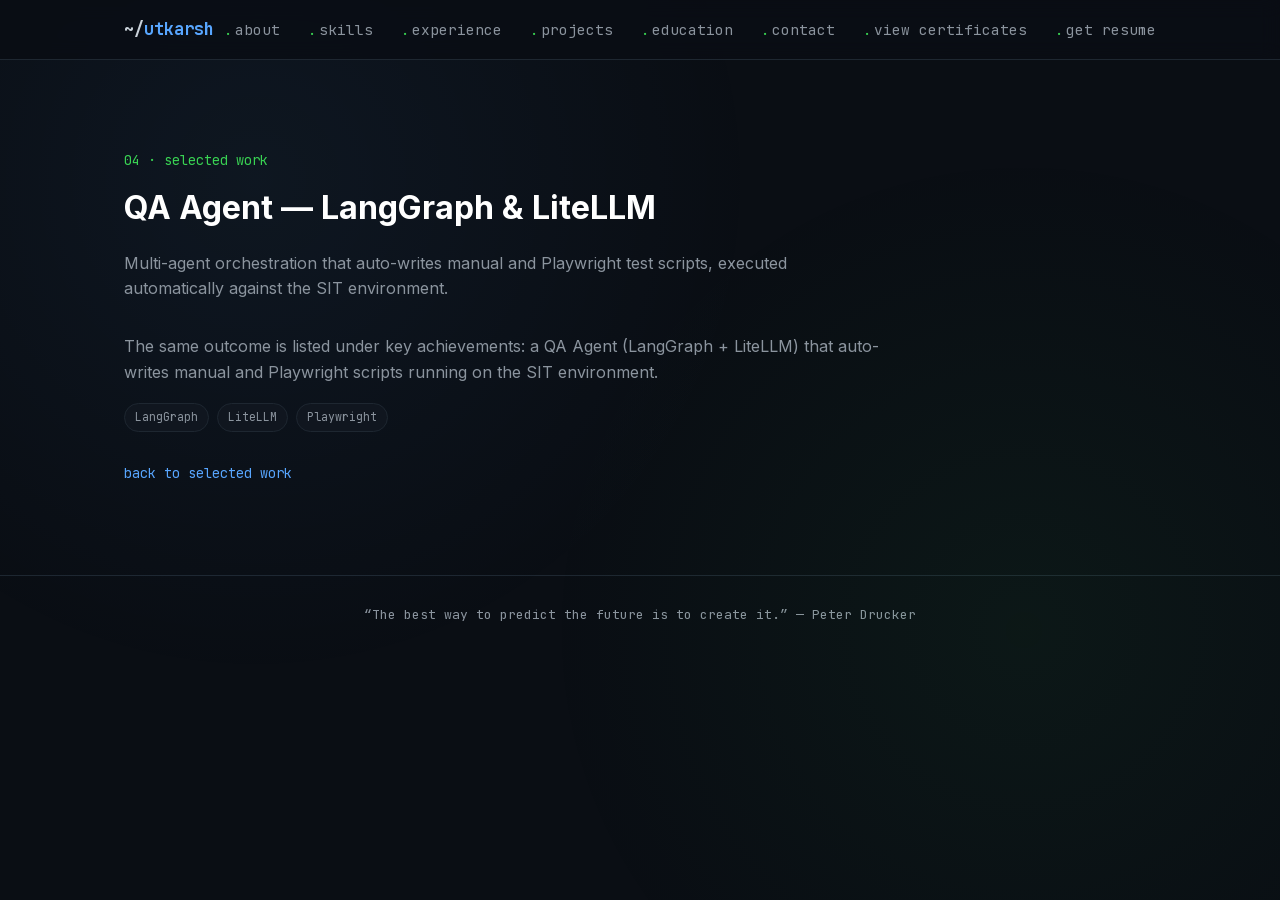
<file: work/qa-agent-langgraph.html>
<!DOCTYPE html>
<html lang="en">
<head>
<meta charset="UTF-8">
<meta name="viewport" content="width=device-width, initial-scale=1.0">
<title>QA Agent — Utkarsh Sinha</title>
<meta name="description" content="Multi-agent QA Agent using LangGraph and LiteLLM that writes manual and Playwright scripts for the SIT environment.">
<link rel="canonical" href="https://utkarsh-sinha.com/work/qa-agent-langgraph.html">
<meta name="author" content="Utkarsh Sinha">
<meta name="robots" content="index, follow">
<meta name="theme-color" content="#0a0e14">
<meta property="og:type" content="article">
<meta property="og:title" content="QA Agent — Utkarsh Sinha">
<meta property="og:description" content="Multi-agent QA Agent using LangGraph and LiteLLM that writes manual and Playwright scripts for the SIT environment.">
<meta property="og:url" content="https://utkarsh-sinha.com/work/qa-agent-langgraph.html">
<meta property="og:image" content="https://utkarsh-sinha.com/assets/og-image.png">
<meta property="og:image:type" content="image/png">
<meta property="og:image:width" content="1200">
<meta property="og:image:height" content="627">
<meta property="og:image:alt" content="Utkarsh Sinha — QA Automation Architect">
<meta property="og:locale" content="en_US">
<meta property="og:site_name" content="Utkarsh Sinha">
<meta name="twitter:card" content="summary_large_image">
<meta name="twitter:title" content="QA Agent — Utkarsh Sinha">
<meta name="twitter:description" content="Multi-agent QA Agent using LangGraph and LiteLLM that writes manual and Playwright scripts for the SIT environment.">
<meta name="twitter:image" content="https://utkarsh-sinha.com/assets/og-image.png">
<meta name="twitter:image:alt" content="Utkarsh Sinha — QA Automation Architect">
<link rel="icon" href="/favicon.ico" sizes="48x48">
<link rel="icon" href="/favicon.svg" type="image/svg+xml">
<link rel="apple-touch-icon" href="/apple-touch-icon.png">
<link rel="manifest" href="/site.webmanifest">
<link rel="preload" href="/fonts/inter-latin.woff2" as="font" type="font/woff2" crossorigin>
<link rel="stylesheet" href="/style.css">
<script type="application/ld+json">
{
  "@context": "https://schema.org",
  "@graph": [
    {
      "@type": "WebPage",
      "@id": "https://utkarsh-sinha.com/work/qa-agent-langgraph.html",
      "url": "https://utkarsh-sinha.com/work/qa-agent-langgraph.html",
      "name": "QA Agent — LangGraph & LiteLLM",
      "description": "Multi-agent QA Agent using LangGraph and LiteLLM that writes manual and Playwright scripts for the SIT environment.",
      "isPartOf": { "@type": "WebSite", "name": "Utkarsh Sinha", "url": "https://utkarsh-sinha.com/" },
      "author": { "@id": "https://utkarsh-sinha.com/#person" },
      "about": { "@id": "https://utkarsh-sinha.com/#person" }
    },
    {
      "@type": "Person",
      "@id": "https://utkarsh-sinha.com/#person",
      "name": "Utkarsh Sinha",
      "url": "https://utkarsh-sinha.com/",
      "jobTitle": "QA Automation Architect"
    }
  ]
}
</script>
</head>
<body>

  <div class="noise-overlay" aria-hidden="true"></div>
  <a href="#main-content" class="skip-link">Skip to main content</a>
  <header class="nav" id="nav">
    <div class="nav-inner">
      <a href="/" class="logo">~/<span class="accent">utkarsh</span></a>
      <nav class="nav-links" id="navLinks">
        <a href="/#about" class="nav-link">about</a>
        <a href="/#skills" class="nav-link">skills</a>
        <a href="/#experience" class="nav-link">experience</a>
        <a href="/#projects" class="nav-link">projects</a>
        <a href="/#education" class="nav-link">education</a>
        <a href="/#contact" class="nav-link">contact</a>
        <a href="/certificates.html" class="nav-link">view certificates</a>
        <a href="/assets/UTKARSH_SINHA_18_Years_AI_Expert_Technical_QA_Manager.pdf" class="nav-link" download>get resume</a>
      </nav>
      <button class="nav-toggle" id="navToggle" aria-label="Toggle menu" aria-expanded="false" aria-controls="navLinks">
        <span></span><span></span><span></span>
      </button>
    </div>
  </header>

<main id="main-content" class="section">
  <div class="section-inner">
    <p class="section-kicker"><a href="/#projects">04 · selected work</a></p>
    <h1 class="section-title">QA Agent — LangGraph &amp; LiteLLM</h1>
    <p class="page-intro">Multi-agent orchestration that auto-writes manual and Playwright test scripts, executed automatically against the SIT environment.</p>
    <div class="about-content">
        <p>The same outcome is listed under key achievements: a QA Agent (LangGraph + LiteLLM) that auto-writes manual and Playwright scripts running on the SIT environment.</p>
    </div>
    <div class="tags"><span class="tag tag-sm">LangGraph</span><span class="tag tag-sm">LiteLLM</span><span class="tag tag-sm">Playwright</span></div>
    <p class="case-back"><a href="/#projects">back to selected work</a></p>
  </div>
</main>
<footer class="footer">
  <p>“The best way to predict the future is to create it.” — Peter Drucker</p>
</footer>
<script src="/script.js" defer></script>
</body>
</html>
</file>
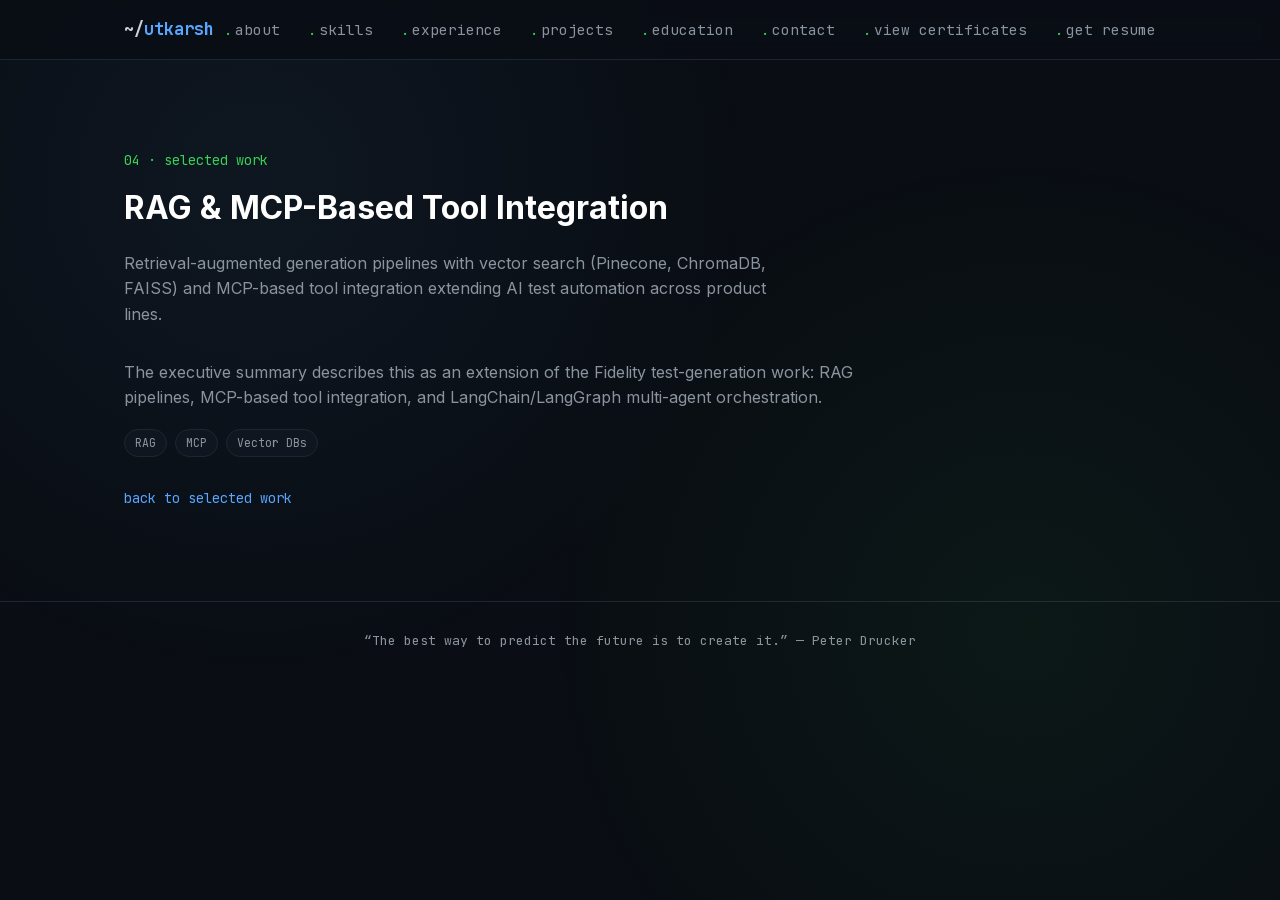
<file: work/rag-mcp-tool-integration.html>
<!DOCTYPE html>
<html lang="en">
<head>
<meta charset="UTF-8">
<meta name="viewport" content="width=device-width, initial-scale=1.0">
<title>RAG and MCP Integration — Utkarsh Sinha</title>
<meta name="description" content="RAG pipelines with Pinecone, ChromaDB, and FAISS, plus MCP tool integration for AI test automation.">
<link rel="canonical" href="https://utkarsh-sinha.com/work/rag-mcp-tool-integration.html">
<meta name="author" content="Utkarsh Sinha">
<meta name="robots" content="index, follow">
<meta name="theme-color" content="#0a0e14">
<meta property="og:type" content="article">
<meta property="og:title" content="RAG and MCP Integration — Utkarsh Sinha">
<meta property="og:description" content="RAG pipelines with Pinecone, ChromaDB, and FAISS, plus MCP tool integration for AI test automation.">
<meta property="og:url" content="https://utkarsh-sinha.com/work/rag-mcp-tool-integration.html">
<meta property="og:image" content="https://utkarsh-sinha.com/assets/og-image.png">
<meta property="og:image:type" content="image/png">
<meta property="og:image:width" content="1200">
<meta property="og:image:height" content="627">
<meta property="og:image:alt" content="Utkarsh Sinha — QA Automation Architect">
<meta property="og:locale" content="en_US">
<meta property="og:site_name" content="Utkarsh Sinha">
<meta name="twitter:card" content="summary_large_image">
<meta name="twitter:title" content="RAG and MCP Integration — Utkarsh Sinha">
<meta name="twitter:description" content="RAG pipelines with Pinecone, ChromaDB, and FAISS, plus MCP tool integration for AI test automation.">
<meta name="twitter:image" content="https://utkarsh-sinha.com/assets/og-image.png">
<meta name="twitter:image:alt" content="Utkarsh Sinha — QA Automation Architect">
<link rel="icon" href="/favicon.ico" sizes="48x48">
<link rel="icon" href="/favicon.svg" type="image/svg+xml">
<link rel="apple-touch-icon" href="/apple-touch-icon.png">
<link rel="manifest" href="/site.webmanifest">
<link rel="preload" href="/fonts/inter-latin.woff2" as="font" type="font/woff2" crossorigin>
<link rel="stylesheet" href="/style.css">
<script type="application/ld+json">
{
  "@context": "https://schema.org",
  "@graph": [
    {
      "@type": "WebPage",
      "@id": "https://utkarsh-sinha.com/work/rag-mcp-tool-integration.html",
      "url": "https://utkarsh-sinha.com/work/rag-mcp-tool-integration.html",
      "name": "RAG & MCP-Based Tool Integration",
      "description": "RAG pipelines with Pinecone, ChromaDB, and FAISS, plus MCP tool integration for AI test automation.",
      "isPartOf": { "@type": "WebSite", "name": "Utkarsh Sinha", "url": "https://utkarsh-sinha.com/" },
      "author": { "@id": "https://utkarsh-sinha.com/#person" },
      "about": { "@id": "https://utkarsh-sinha.com/#person" }
    },
    {
      "@type": "Person",
      "@id": "https://utkarsh-sinha.com/#person",
      "name": "Utkarsh Sinha",
      "url": "https://utkarsh-sinha.com/",
      "jobTitle": "QA Automation Architect"
    }
  ]
}
</script>
</head>
<body>

  <div class="noise-overlay" aria-hidden="true"></div>
  <a href="#main-content" class="skip-link">Skip to main content</a>
  <header class="nav" id="nav">
    <div class="nav-inner">
      <a href="/" class="logo">~/<span class="accent">utkarsh</span></a>
      <nav class="nav-links" id="navLinks">
        <a href="/#about" class="nav-link">about</a>
        <a href="/#skills" class="nav-link">skills</a>
        <a href="/#experience" class="nav-link">experience</a>
        <a href="/#projects" class="nav-link">projects</a>
        <a href="/#education" class="nav-link">education</a>
        <a href="/#contact" class="nav-link">contact</a>
        <a href="/certificates.html" class="nav-link">view certificates</a>
        <a href="/assets/UTKARSH_SINHA_18_Years_AI_Expert_Technical_QA_Manager.pdf" class="nav-link" download>get resume</a>
      </nav>
      <button class="nav-toggle" id="navToggle" aria-label="Toggle menu" aria-expanded="false" aria-controls="navLinks">
        <span></span><span></span><span></span>
      </button>
    </div>
  </header>

<main id="main-content" class="section">
  <div class="section-inner">
    <p class="section-kicker"><a href="/#projects">04 · selected work</a></p>
    <h1 class="section-title">RAG &amp; MCP-Based Tool Integration</h1>
    <p class="page-intro">Retrieval-augmented generation pipelines with vector search (Pinecone, ChromaDB, FAISS) and MCP-based tool integration extending AI test automation across product lines.</p>
    <div class="about-content">
        <p>The executive summary describes this as an extension of the Fidelity test-generation work: RAG pipelines, MCP-based tool integration, and LangChain/LangGraph multi-agent orchestration.</p>
    </div>
    <div class="tags"><span class="tag tag-sm">RAG</span><span class="tag tag-sm">MCP</span><span class="tag tag-sm">Vector DBs</span></div>
    <p class="case-back"><a href="/#projects">back to selected work</a></p>
  </div>
</main>
<footer class="footer">
  <p>“The best way to predict the future is to create it.” — Peter Drucker</p>
</footer>
<script src="/script.js" defer></script>
</body>
</html>
</file>
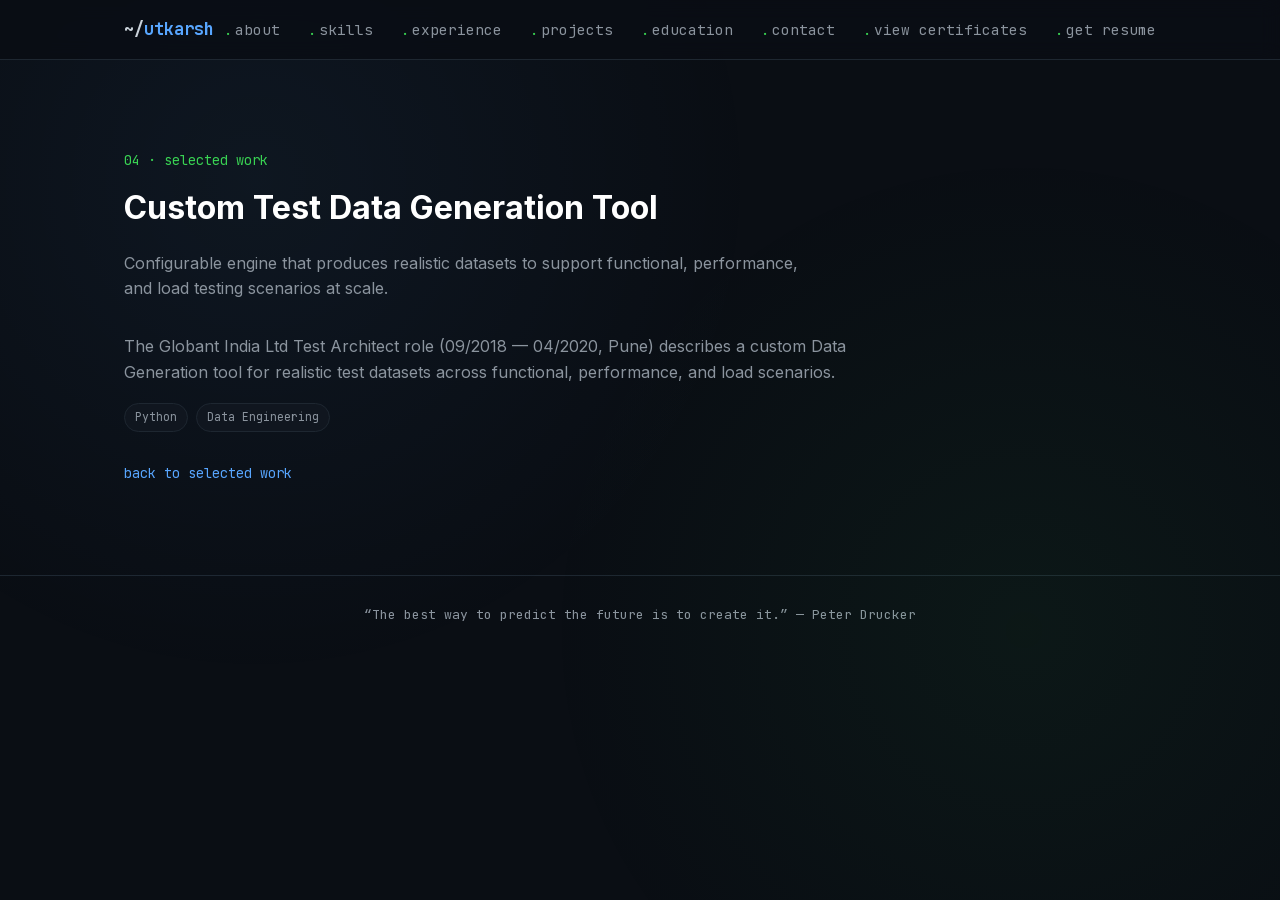
<file: work/test-data-generation.html>
<!DOCTYPE html>
<html lang="en">
<head>
<meta charset="UTF-8">
<meta name="viewport" content="width=device-width, initial-scale=1.0">
<title>Test Data Generation — Utkarsh Sinha</title>
<meta name="description" content="Configurable test-data engine for functional, performance, and load scenarios, built during the Globant Test Architect role.">
<link rel="canonical" href="https://utkarsh-sinha.com/work/test-data-generation.html">
<meta name="author" content="Utkarsh Sinha">
<meta name="robots" content="index, follow">
<meta name="theme-color" content="#0a0e14">
<meta property="og:type" content="article">
<meta property="og:title" content="Test Data Generation — Utkarsh Sinha">
<meta property="og:description" content="Configurable test-data engine for functional, performance, and load scenarios, built during the Globant Test Architect role.">
<meta property="og:url" content="https://utkarsh-sinha.com/work/test-data-generation.html">
<meta property="og:image" content="https://utkarsh-sinha.com/assets/og-image.png">
<meta property="og:image:type" content="image/png">
<meta property="og:image:width" content="1200">
<meta property="og:image:height" content="627">
<meta property="og:image:alt" content="Utkarsh Sinha — QA Automation Architect">
<meta property="og:locale" content="en_US">
<meta property="og:site_name" content="Utkarsh Sinha">
<meta name="twitter:card" content="summary_large_image">
<meta name="twitter:title" content="Test Data Generation — Utkarsh Sinha">
<meta name="twitter:description" content="Configurable test-data engine for functional, performance, and load scenarios, built during the Globant Test Architect role.">
<meta name="twitter:image" content="https://utkarsh-sinha.com/assets/og-image.png">
<meta name="twitter:image:alt" content="Utkarsh Sinha — QA Automation Architect">
<link rel="icon" href="/favicon.ico" sizes="48x48">
<link rel="icon" href="/favicon.svg" type="image/svg+xml">
<link rel="apple-touch-icon" href="/apple-touch-icon.png">
<link rel="manifest" href="/site.webmanifest">
<link rel="preload" href="/fonts/inter-latin.woff2" as="font" type="font/woff2" crossorigin>
<link rel="stylesheet" href="/style.css">
<script type="application/ld+json">
{
  "@context": "https://schema.org",
  "@graph": [
    {
      "@type": "WebPage",
      "@id": "https://utkarsh-sinha.com/work/test-data-generation.html",
      "url": "https://utkarsh-sinha.com/work/test-data-generation.html",
      "name": "Custom Test Data Generation Tool",
      "description": "Configurable test-data engine for functional, performance, and load scenarios, built during the Globant Test Architect role.",
      "isPartOf": { "@type": "WebSite", "name": "Utkarsh Sinha", "url": "https://utkarsh-sinha.com/" },
      "author": { "@id": "https://utkarsh-sinha.com/#person" },
      "about": { "@id": "https://utkarsh-sinha.com/#person" }
    },
    {
      "@type": "Person",
      "@id": "https://utkarsh-sinha.com/#person",
      "name": "Utkarsh Sinha",
      "url": "https://utkarsh-sinha.com/",
      "jobTitle": "QA Automation Architect"
    }
  ]
}
</script>
</head>
<body>

  <div class="noise-overlay" aria-hidden="true"></div>
  <a href="#main-content" class="skip-link">Skip to main content</a>
  <header class="nav" id="nav">
    <div class="nav-inner">
      <a href="/" class="logo">~/<span class="accent">utkarsh</span></a>
      <nav class="nav-links" id="navLinks">
        <a href="/#about" class="nav-link">about</a>
        <a href="/#skills" class="nav-link">skills</a>
        <a href="/#experience" class="nav-link">experience</a>
        <a href="/#projects" class="nav-link">projects</a>
        <a href="/#education" class="nav-link">education</a>
        <a href="/#contact" class="nav-link">contact</a>
        <a href="/certificates.html" class="nav-link">view certificates</a>
        <a href="/assets/UTKARSH_SINHA_18_Years_AI_Expert_Technical_QA_Manager.pdf" class="nav-link" download>get resume</a>
      </nav>
      <button class="nav-toggle" id="navToggle" aria-label="Toggle menu" aria-expanded="false" aria-controls="navLinks">
        <span></span><span></span><span></span>
      </button>
    </div>
  </header>

<main id="main-content" class="section">
  <div class="section-inner">
    <p class="section-kicker"><a href="/#projects">04 · selected work</a></p>
    <h1 class="section-title">Custom Test Data Generation Tool</h1>
    <p class="page-intro">Configurable engine that produces realistic datasets to support functional, performance, and load testing scenarios at scale.</p>
    <div class="about-content">
        <p>The Globant India Ltd Test Architect role (09/2018 — 04/2020, Pune) describes a custom Data Generation tool for realistic test datasets across functional, performance, and load scenarios.</p>
    </div>
    <div class="tags"><span class="tag tag-sm">Python</span><span class="tag tag-sm">Data Engineering</span></div>
    <p class="case-back"><a href="/#projects">back to selected work</a></p>
  </div>
</main>
<footer class="footer">
  <p>“The best way to predict the future is to create it.” — Peter Drucker</p>
</footer>
<script src="/script.js" defer></script>
</body>
</html>
</file>
<file: style.css>
/* Self-hosted latin variable fonts (the same files Google Fonts serves for this stack).
   One file per family covers every weight the site uses. font-display: swap. */
@font-face{
  font-family: Inter;
  font-style: normal;
  font-weight: 400 700;
  font-display: swap;
  src: url("fonts/inter-latin.woff2") format("woff2");
  unicode-range: U+0000-00FF, U+0131, U+0152-0153, U+02BB-02BC, U+02C6, U+02DA, U+02DC, U+0304, U+0308, U+0329, U+2000-206F, U+20AC, U+2122, U+2191, U+2193, U+2212, U+2215, U+FEFF, U+FFFD;
}
@font-face{
  font-family: "JetBrains Mono";
  font-style: normal;
  font-weight: 400 800;
  font-display: swap;
  src: url("fonts/jetbrains-mono-latin.woff2") format("woff2");
  unicode-range: U+0000-00FF, U+0131, U+0152-0153, U+02BB-02BC, U+02C6, U+02DA, U+02DC, U+0304, U+0308, U+0329, U+2000-206F, U+20AC, U+2122, U+2191, U+2193, U+2212, U+2215, U+FEFF, U+FFFD;
}

/* ============ Tokens ============ */
:root{
  --bg: #0a0e14;
  --bg-alt: #0d1219;
  --surface: #10161f;
  --surface-2: #131a24;
  --border: #1e2731;
  --text: #c9d1d9;
  --text-dim: #8b949e;
  --text-muted: #8b949e;
  --accent: #58a6ff;
  --accent-2: #39d353;
  --accent-3: #f0883e;
  --mono: 'JetBrains Mono', 'SFMono-Regular', Consolas, monospace;
  --sans: 'Inter', -apple-system, BlinkMacSystemFont, sans-serif;
  --radius: 8px;
  --maxw: 1080px;
}

*{ box-sizing: border-box; margin:0; padding:0; }

html{ scroll-behavior: smooth; }

body{
  background: var(--bg);
  color: var(--text);
  font-family: var(--sans);
  line-height: 1.6;
  -webkit-font-smoothing: antialiased;
  overflow-x: hidden;
}

.noise-overlay{
  position: fixed; inset:0; pointer-events:none; z-index: 0;
  background-image: radial-gradient(circle at 20% 20%, rgba(88,166,255,0.06), transparent 40%),
                     radial-gradient(circle at 80% 70%, rgba(57,211,83,0.05), transparent 40%);
}

a{ color: inherit; text-decoration:none; }

/* Skip link */
.skip-link{
  position: absolute; left: -9999px; top: auto;
  width: 1px; height: 1px; overflow: hidden;
  z-index: 999;
  font-family: var(--mono);
  font-size: 0.85rem;
  padding: 10px 18px;
  background: var(--accent);
  color: #05070a;
  border-radius: var(--radius);
}
.skip-link:focus{
  position: fixed; left: 16px; top: 16px;
  width: auto; height: auto;
  outline: 2px solid var(--accent-2);
}

/* Focus visible */
:focus-visible{
  outline: 2px solid var(--accent);
  outline-offset: 2px;
}

.section-inner{
  max-width: var(--maxw);
  margin: 0 auto;
  padding: 0 24px;
  position: relative;
  z-index: 1;
}

.accent{ color: var(--accent); }

/* ============ Nav ============ */
.nav{
  position: sticky; top:0; z-index: 100;
  background: rgba(10,14,20,0.85);
  backdrop-filter: blur(10px);
  border-bottom: 1px solid var(--border);
}
.nav-inner{
  max-width: var(--maxw);
  margin: 0 auto;
  padding: 16px 24px;
  display:flex; align-items:center; justify-content:space-between;
}
.logo{
  font-family: var(--mono);
  font-weight: 700;
  font-size: 1.05rem;
  color: var(--text);
}
.nav-links{ display:flex; gap: 28px; }
.nav-link{
  font-family: var(--mono);
  font-size: 0.9rem;
  color: var(--text-dim);
  transition: color .2s;
  position: relative;
}
.nav-link::before{ content: "."; color: var(--accent-2); margin-right:2px; }
.nav-link:hover, .nav-link.active{ color: var(--accent); }

.nav-toggle{ display:none; flex-direction:column; gap:5px; background:none; border:none; cursor:pointer; padding:6px; }
.nav-toggle span{ width:22px; height:2px; background: var(--text); display:block; }

/* ============ Hero ============ */
.hero{
  padding: 90px 0 70px;
  border-bottom: 1px solid var(--border);
}
.hero-grid{
  display:grid;
  grid-template-columns: 1.1fr 0.9fr;
  gap: 56px;
  align-items:center;
}
.mono-tag{
  font-family: var(--mono);
  color: var(--accent-2);
  font-size: 0.95rem;
  margin-bottom: 10px;
}
.hero-name{
  font-family: var(--mono);
  font-size: clamp(2.2rem, 5vw, 3.2rem);
  font-weight: 800;
  color: #fff;
  min-height: 1.2em;
  letter-spacing: -1px;
}
/* Typing reveal: the name is static text; only its visible area animates (13 chars → 13 steps) */
.hero-name .typed{
  display: inline-block;
  animation: type-reveal 1.2s steps(13, end) both;
}
@keyframes type-reveal{
  from{ clip-path: inset(0 100% 0 0); }
  to{ clip-path: inset(0 0 0 0); }
}
.hero-title{
  font-size: clamp(1.05rem, 2vw, 1.3rem);
  color: var(--text-dim);
  font-weight: 500;
  margin: 14px 0 20px;
}
.pipe{ color: var(--accent-3); }
.hero-desc{
  color: var(--text-dim);
  max-width: 54ch;
  margin-bottom: 32px;
}
.hero-stats{
  display:grid;
  grid-template-columns: repeat(4, auto);
  gap: 28px;
  margin-bottom: 36px;
}
.stat{ display:flex; flex-direction:column; }
.stat-num{
  font-family: var(--mono);
  font-size: 1.5rem;
  font-weight: 700;
  color: var(--accent);
}
.stat-label{ font-size: 0.75rem; color: var(--text-muted); margin-top:2px; }

.hero-cta{ display:flex; gap:16px; flex-wrap: wrap; }
.btn{
  font-family: var(--mono);
  font-size: 0.9rem;
  padding: 12px 22px;
  border-radius: var(--radius);
  border: 1px solid var(--border);
  transition: all .2s;
  display:inline-block;
}
.btn-primary{
  background: var(--accent);
  color: #05070a;
  border-color: var(--accent);
  font-weight: 700;
}
.btn-primary:hover{ background: #7bb8ff; }
.btn-outline{ color: var(--text); }
.btn-outline:hover{ border-color: var(--accent); color: var(--accent); }

/* Terminal */
.hero-terminal{ position: relative; }
.terminal-window{
  background: var(--surface);
  border: 1px solid var(--border);
  border-radius: var(--radius);
  overflow: hidden;
  box-shadow: 0 20px 60px rgba(0,0,0,0.4);
}
.terminal-bar{
  display:flex; align-items:center; gap:8px;
  padding: 10px 14px;
  background: var(--surface-2);
  border-bottom: 1px solid var(--border);
}
.dot{ width:11px; height:11px; border-radius:50%; }
.dot.red{ background:#ff5f56; }
.dot.yellow{ background:#ffbd2e; }
.dot.green{ background:#27c93f; }
.terminal-title{ margin-left: 8px; font-family: var(--mono); font-size:0.78rem; color: var(--text-muted); }
.terminal-body{ padding: 18px 20px; font-family: var(--mono); font-size: 0.85rem; }
.terminal-body .prompt{ color: var(--accent-2); margin-right: 6px; }
.terminal-output{
  color: var(--text-dim);
  white-space: pre-wrap;
  margin: 10px 0 14px;
  font-size: 0.82rem;
}
/* JSON syntax highlighting (VS Code Dark+ inspired) */
.json-brace   { color: #ffd700; }
.json-key     { color: #9cdcfe; }
.json-str     { color: #ce9178; }
.json-num     { color: #b5cea8; }
.json-bracket { color: #da70d6; }
.json-bool    { color: #569cd6; }
.cursor{ animation: blink 1s step-start infinite; color: var(--accent); }
@keyframes blink{ 50%{ opacity: 0; } }

.profile-frame{
  position: absolute;
  bottom: -28px;
  right: -20px;
  width: 96px;
  height: 96px;
}
.profile-photo{
  display: block;
  width: 96px; height: 96px;
  border-radius: 50%;
  border: 3px solid var(--bg);
  outline: 2px solid var(--accent);
  object-fit: cover;
  box-shadow: 0 10px 30px rgba(0,0,0,0.5);
}

/* ============ Sections ============ */
.section{ padding: 90px 0; }
.section-alt{ background: var(--bg-alt); border-top:1px solid var(--border); border-bottom:1px solid var(--border); }
.section-kicker{
  font-family: var(--mono);
  color: var(--accent-2);
  font-size: 0.85rem;
  margin-bottom: 10px;
}
.section-title{
  font-size: clamp(1.5rem, 3vw, 2rem);
  color:#fff;
  font-weight: 700;
  margin-bottom: 36px;
}
.certs-title{ margin-top: 56px; }

.about-content p{ color: var(--text-dim); margin-bottom: 18px; max-width: 78ch; }
.about-content strong{ color: var(--text); }

.achievements-grid{
  display:grid;
  grid-template-columns: repeat(3, 1fr);
  gap: 18px;
  margin-top: 40px;
}
.achievement-card{
  background: var(--surface);
  border: 1px solid var(--border);
  border-radius: var(--radius);
  padding: 20px;
  display:flex; gap:14px; align-items:flex-start;
  transition: border-color .2s, transform .2s;
}
.achievement-card:hover{ border-color: var(--accent); transform: translateY(-2px); }
.ach-icon{ color: var(--accent-2); font-family: var(--mono); font-size: 1.1rem; }
.achievement-card p{ color: var(--text-dim); font-size: 0.92rem; }
.achievement-card strong{ color: var(--text); }

/* Timeline */
.timeline{ position: relative; padding-left: 28px; }
.timeline::before{
  content:"";
  position:absolute; left:6px; top:6px; bottom:6px;
  width:2px; background: var(--border);
}
.timeline-item{ position: relative; padding-bottom: 44px; }
.timeline-item:last-child{ padding-bottom:0; }
.timeline-dot{
  position:absolute; left: -28px; top: 6px;
  width: 14px; height:14px; border-radius:50%;
  background: var(--bg); border: 2px solid var(--accent);
}
.tl-date{ font-family: var(--mono); color: var(--text-muted); font-size: 0.8rem; margin-bottom: 6px; }
.tl-role{ font-size: 1.15rem; color:#fff; font-weight:700; }
.tl-company{ color: var(--accent); font-weight:600; margin-bottom: 12px; }
.tl-list{ list-style: none; }
.tl-list li{
  color: var(--text-dim);
  font-size: 0.92rem;
  padding-left: 18px;
  position: relative;
  margin-bottom: 8px;
}
.tl-list li::before{
  content:"▸";
  position:absolute; left:0; color: var(--accent-2);
}

/* Skills */
.skills-grid{ display:grid; grid-template-columns: repeat(2, 1fr); gap: 32px; }
.skill-cat{
  font-family: var(--mono);
  color: var(--accent);
  font-size: 0.95rem;
  margin-bottom: 14px;
  font-weight: 600;
}
.tags{ display:flex; flex-wrap:wrap; gap:8px; }
.tag{
  font-family: var(--mono);
  font-size: 0.78rem;
  color: var(--text-dim);
  background: var(--surface);
  border: 1px solid var(--border);
  padding: 6px 12px;
  border-radius: 20px;
}
.tag-accent{ border-color: rgba(88,166,255,0.4); color: var(--accent); }
.tag-sm{ font-size: 0.72rem; padding: 4px 10px; }

/* Projects */
.projects-grid{ display:grid; grid-template-columns: repeat(3, 1fr); gap: 20px; }
.project-card{
  background: var(--surface);
  border: 1px solid var(--border);
  border-radius: var(--radius);
  padding: 20px;
  transition: border-color .2s, transform .2s;
}
.project-card:hover{ border-color: var(--accent-2); transform: translateY(-3px); }
.project-card-head{
  font-family: var(--mono);
  font-size: 0.8rem;
  color: var(--text-muted);
  margin-bottom: 14px;
  padding-bottom: 12px;
  border-bottom: 1px dashed var(--border);
}
.project-card-head .prompt{ color: var(--accent-2); margin-right:6px; }
.project-file{ color: var(--text-dim); }
.project-card h3{ font-size: 1.05rem; color:#fff; margin-bottom: 8px; }
.project-card h3 a:hover{ color: var(--accent); }
.project-card p{ color: var(--text-dim); font-size: 0.88rem; margin-bottom: 14px; }
.project-more{
  display: inline-block;
  margin-top: 12px;
  font-family: var(--mono);
  font-size: 0.78rem;
  color: var(--accent);
}
.project-more:hover{ color: var(--accent-2); }

/* Education */
.edu-grid{ display:grid; gap: 20px; margin-bottom: 20px; }
.edu-card{
  background: var(--surface);
  border: 1px solid var(--border);
  border-radius: var(--radius);
  padding: 22px;
}
.edu-card h3{ color:#fff; font-size: 1.05rem; margin-bottom: 6px; }
.edu-school{ color: var(--accent); font-weight:600; margin-bottom: 6px; }
.edu-date{ font-family: var(--mono); color: var(--text-muted); font-size: 0.8rem; margin-bottom: 12px; }
.gpa{ color: var(--accent-2); margin-left: 10px; }

.certs-grid{ display:grid; grid-template-columns: repeat(3, 1fr); gap: 18px; }
.cert-card{
  background: var(--surface);
  border: 1px solid var(--border);
  border-radius: var(--radius);
  padding: 18px 20px;
}
.cert-card h4{ color: #fff; margin-bottom: 6px; font-size: 0.98rem; }
.cert-card p{ color: var(--text-dim); font-size: 0.85rem; }

/* Contact */
.contact-desc{ color: var(--text-dim); max-width: 60ch; margin-bottom: 36px; }
.contact-grid{ display:grid; grid-template-columns: repeat(2, 1fr); gap: 16px; }
.contact-card{
  background: var(--surface);
  border: 1px solid var(--border);
  border-radius: var(--radius);
  padding: 18px 20px;
  display:flex; flex-direction:column; gap:6px;
  transition: border-color .2s, transform .2s;
}
.contact-card:hover{ border-color: var(--accent); transform: translateY(-2px); }
.contact-label{ font-family: var(--mono); color: var(--accent-2); font-size: 0.78rem; }
.contact-value{ color: var(--text); font-size: 0.95rem; word-break: break-word; }

/* Footer */
.footer{
  text-align:center;
  padding: 28px 24px;
  color: var(--text-muted);
  font-size: 0.82rem;
  font-family: var(--mono);
  border-top: 1px solid var(--border);
}

/* ============ Responsive ============ */
@media (max-width: 900px){
  .hero-grid{ grid-template-columns: 1fr; }
  .achievements-grid{ grid-template-columns: repeat(2,1fr); }
  .skills-grid{ grid-template-columns: 1fr; }
  .projects-grid{ grid-template-columns: repeat(2,1fr); }
  .certs-grid{ grid-template-columns: 1fr; }
  .contact-grid{ grid-template-columns: 1fr; }
  .profile-frame{ position: static; margin-top: 20px; }
}

@media (max-width: 640px){
  .nav-links{
    position:absolute; top: 100%; left:0; right:0;
    background: var(--bg-alt);
    flex-direction: column;
    padding: 16px 24px;
    border-bottom: 1px solid var(--border);
    display:none;
  }
  .nav-links.open{ display:flex; }
  .nav-toggle{ display:flex; }
  .hero-stats{ grid-template-columns: repeat(2, auto); }
  .achievements-grid{ grid-template-columns: 1fr; }
  .projects-grid{ grid-template-columns: 1fr; }
}

/* ============ Certificates & case studies ============ */
.page-intro{ color: var(--text-dim); max-width: 68ch; margin: -18px 0 32px; }
.cert-showcase{ padding: 12px; display: flex; flex-direction: column; gap: 8px; }
.cert-name{ color: #fff; font-size: 1.02rem; margin: 2px 0 0; }
.cert-meta{ font-family: var(--mono); color: var(--text-muted); font-size: 0.78rem; }
.cert-copy{ color: var(--text-dim); font-size: 0.88rem; }
.cert-open{
  display: block;
  width: 100%;
  padding: 0;
  border: 0;
  background: none;
  cursor: zoom-in;
  border-radius: 6px;
}
.cert-thumb{
  width: 100%;
  height: 220px;
  object-fit: cover;
  border-radius: 6px;
  border: 1px solid var(--border);
  display: block;
}
.case-back{ margin-top: 28px; }
.case-back a{ font-family: var(--mono); color: var(--accent); font-size: 0.85rem; }
.case-back a:hover{ color: var(--accent-2); }

.lightbox{
  position: fixed;
  inset: 0;
  display: flex;
  align-items: center;
  justify-content: center;
  background: rgba(5,8,12,0.85);
  z-index: 200;
  padding: 24px;
}
.lightbox[hidden]{ display: none; }
.lightbox-inner{ max-width: 1000px; width: 100%; text-align: center; }
.lightbox-inner img{ max-width: 100%; height: auto; border-radius: 8px; border: 1px solid var(--border); }
.lightbox-actions{ display: flex; gap: 12px; justify-content: center; margin-top: 12px; }

.visually-hidden{
  position: absolute;
  width: 1px;
  height: 1px;
  padding: 0;
  margin: -1px;
  overflow: hidden;
  clip: rect(0, 0, 0, 0);
  white-space: nowrap;
  border: 0;
}

/* ============ Reduced motion ============ */
@media (prefers-reduced-motion: reduce){
  html{ scroll-behavior: auto; }
  .hero-name .typed, .cursor{ animation: none; }
  *, *::before, *::after{ transition-duration: 0.01ms !important; }
}
</file>
